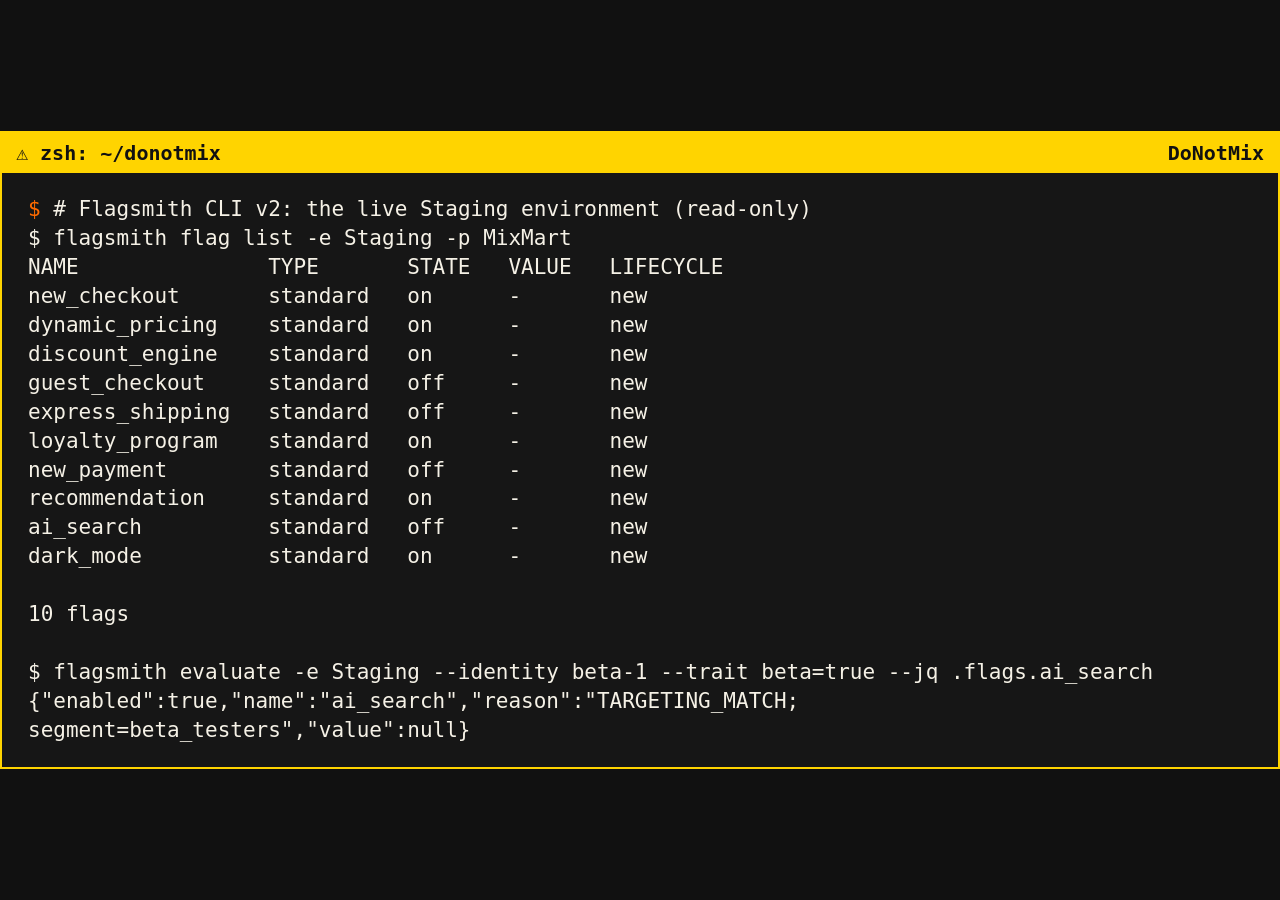
<file: docs/demo/captures/flagsmith.html>
<!doctype html><html><head><meta charset=utf-8><style>
body{margin:0;background:#111;display:flex;align-items:center;justify-content:center;height:100vh;font-family:ui-monospace,Menlo,monospace}
.w{width:1760px;background:#161616;border:2px solid #FFD400;box-shadow:0 0 0 8px #111}
.t{background:#FFD400;color:#111;padding:8px 14px;font-weight:700;font-size:20px;display:flex;justify-content:space-between}
pre{margin:0;padding:22px 26px;color:#F5F1E6;font-size:21px;line-height:1.38;white-space:pre-wrap}
.p{color:#FF6B00}.r{color:#ff5a4f;font-weight:700}.y{color:#FFD400}.g{color:#7ad97a}
</style></head><body><div class=w><div class=t><span>&#9888; zsh: ~/donotmix</span><span>DoNotMix</span></div>
<pre><span class=p>$</span> # Flagsmith CLI v2: the live Staging environment (read-only)
$ flagsmith flag list -e Staging -p MixMart
NAME               TYPE       STATE   VALUE   LIFECYCLE
new_checkout       standard   on      -       new
dynamic_pricing    standard   on      -       new
discount_engine    standard   on      -       new
guest_checkout     standard   off     -       new
express_shipping   standard   off     -       new
loyalty_program    standard   on      -       new
new_payment        standard   off     -       new
recommendation     standard   on      -       new
ai_search          standard   off     -       new
dark_mode          standard   on      -       new

10 flags

$ flagsmith evaluate -e Staging --identity beta-1 --trait beta=true --jq .flags.ai_search
{&quot;enabled&quot;:true,&quot;name&quot;:&quot;ai_search&quot;,&quot;reason&quot;:&quot;TARGETING_MATCH; segment=beta_testers&quot;,&quot;value&quot;:null}</pre></div></body></html>
</file>
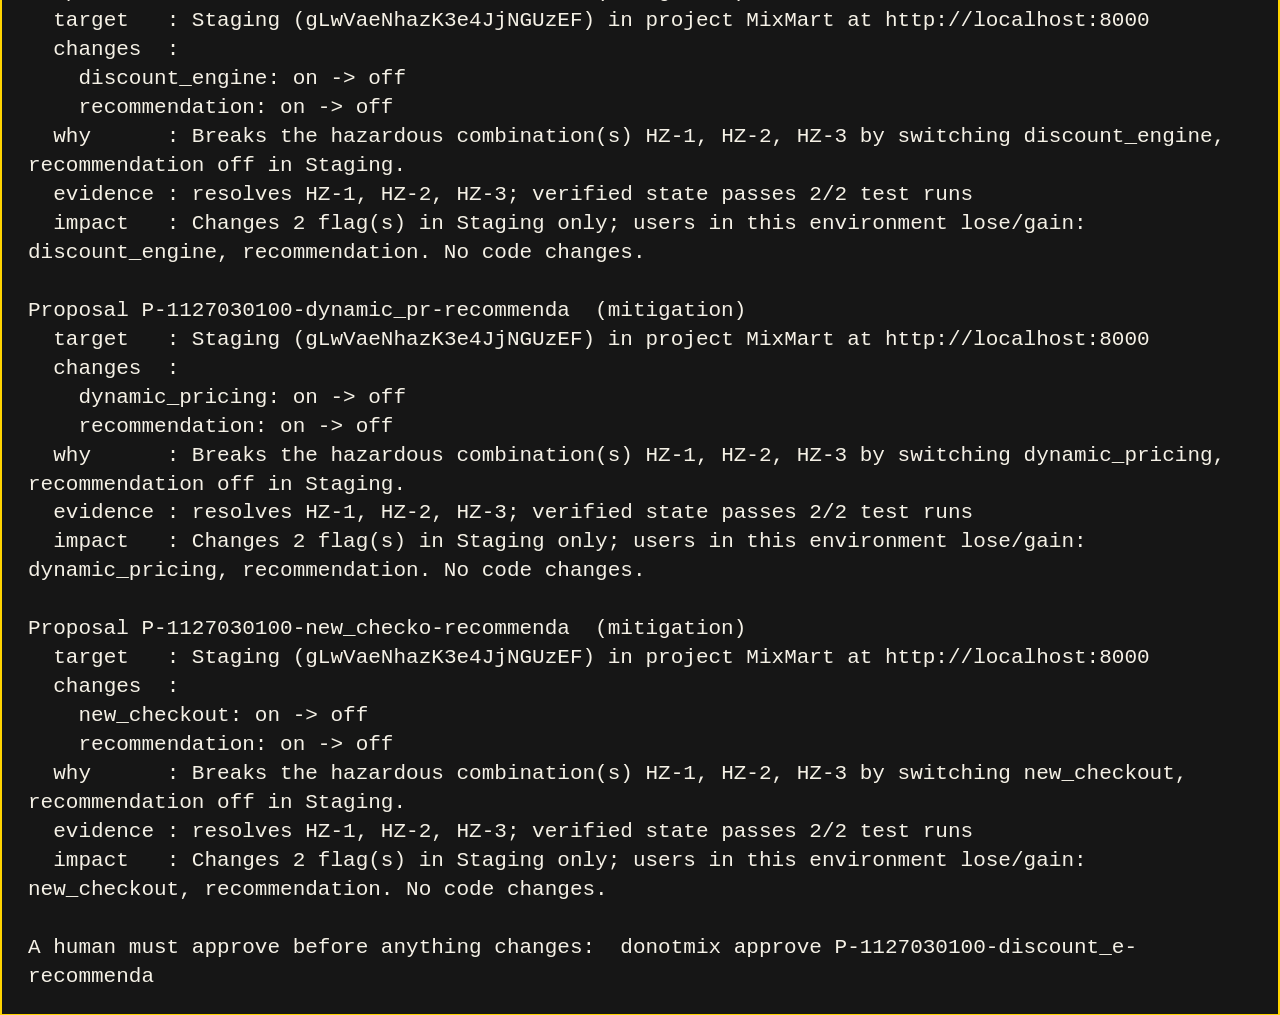
<file: docs/demo/captures/propose.html>
<!doctype html><html><head><meta charset=utf-8><style>
body{margin:0;background:#111;display:flex;align-items:center;justify-content:center;height:100vh;font-family:ui-monospace,Menlo,monospace}
.w{width:1760px;background:#161616;border:2px solid #FFD400;box-shadow:0 0 0 8px #111}
.t{background:#FFD400;color:#111;padding:8px 14px;font-weight:700;font-size:20px;display:flex;justify-content:space-between}
pre{margin:0;padding:22px 26px;color:#F5F1E6;font-size:21px;line-height:1.38;white-space:pre-wrap}
.p{color:#FF6B00}.r{color:#ff5a4f;font-weight:700}.y{color:#FFD400}.g{color:#7ad97a}
</style></head><body><div class=w><div class=t><span>&#9888; zsh: ~/donotmix</span><span>DoNotMix</span></div>
<pre><span class=p>$</span> donotmix propose      # smallest change, verified against the tests; changes NOTHING
Proposal P-1127030100-discount_e-recommenda  (mitigation)
  target   : Staging (gLwVaeNhazK3e4JjNGUzEF) in project MixMart at http://localhost:8000
  changes  :
    discount_engine: on -&gt; off
    recommendation: on -&gt; off
  why      : Breaks the hazardous combination(s) HZ-1, HZ-2, HZ-3 by switching discount_engine, recommendation off in Staging.
  evidence : resolves HZ-1, HZ-2, HZ-3; verified state passes 2/2 test runs
  impact   : Changes 2 flag(s) in Staging only; users in this environment lose/gain: discount_engine, recommendation. No code changes.

Proposal P-1127030100-dynamic_pr-recommenda  (mitigation)
  target   : Staging (gLwVaeNhazK3e4JjNGUzEF) in project MixMart at http://localhost:8000
  changes  :
    dynamic_pricing: on -&gt; off
    recommendation: on -&gt; off
  why      : Breaks the hazardous combination(s) HZ-1, HZ-2, HZ-3 by switching dynamic_pricing, recommendation off in Staging.
  evidence : resolves HZ-1, HZ-2, HZ-3; verified state passes 2/2 test runs
  impact   : Changes 2 flag(s) in Staging only; users in this environment lose/gain: dynamic_pricing, recommendation. No code changes.

Proposal P-1127030100-new_checko-recommenda  (mitigation)
  target   : Staging (gLwVaeNhazK3e4JjNGUzEF) in project MixMart at http://localhost:8000
  changes  :
    new_checkout: on -&gt; off
    recommendation: on -&gt; off
  why      : Breaks the hazardous combination(s) HZ-1, HZ-2, HZ-3 by switching new_checkout, recommendation off in Staging.
  evidence : resolves HZ-1, HZ-2, HZ-3; verified state passes 2/2 test runs
  impact   : Changes 2 flag(s) in Staging only; users in this environment lose/gain: new_checkout, recommendation. No code changes.

A human must approve before anything changes:  donotmix approve P-1127030100-discount_e-recommenda</pre></div></body></html>
</file>
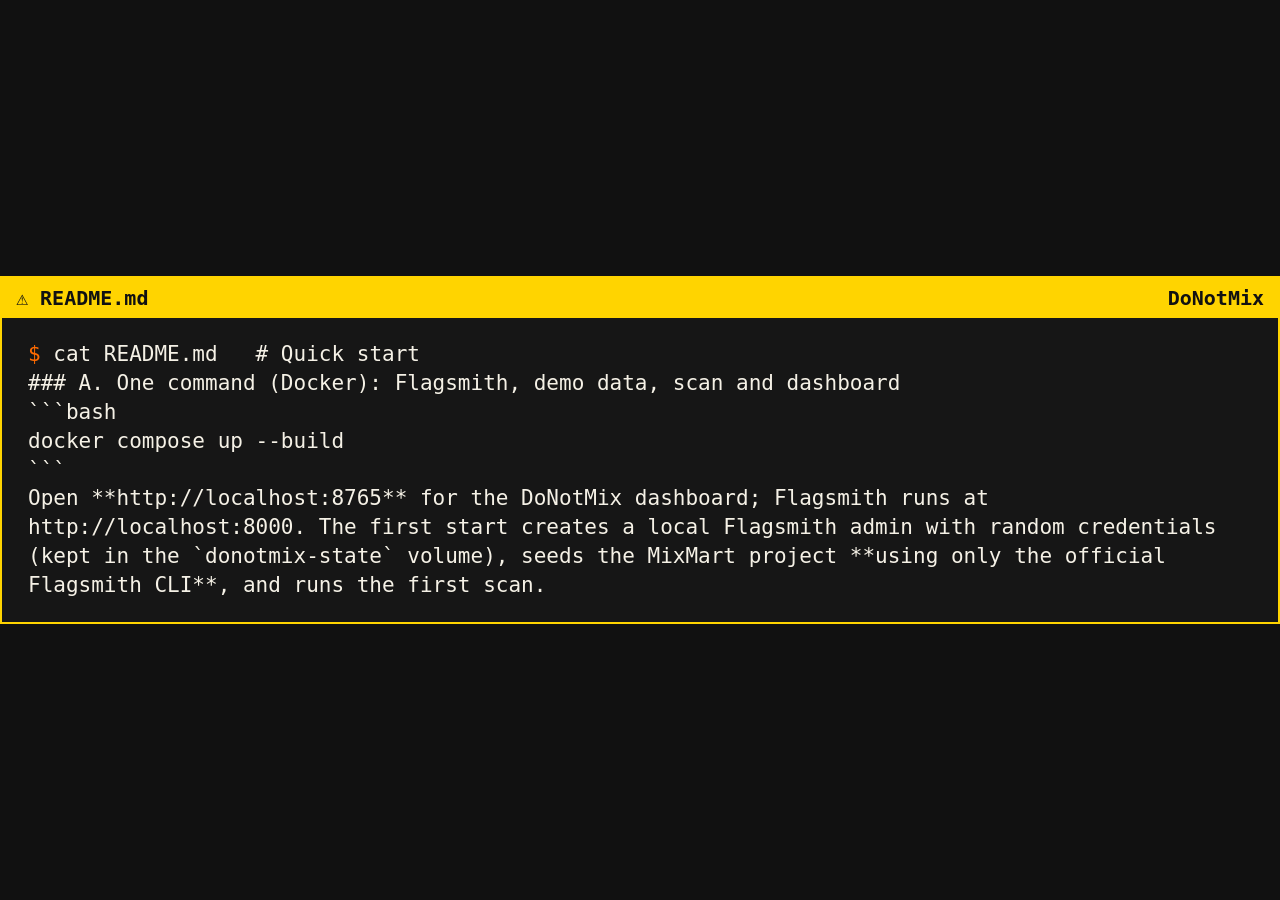
<file: docs/demo/captures/quickstart.html>
<!doctype html><html><head><meta charset=utf-8><style>
body{margin:0;background:#111;display:flex;align-items:center;justify-content:center;height:100vh;font-family:ui-monospace,Menlo,monospace}
.w{width:1760px;background:#161616;border:2px solid #FFD400;box-shadow:0 0 0 8px #111}
.t{background:#FFD400;color:#111;padding:8px 14px;font-weight:700;font-size:20px;display:flex;justify-content:space-between}
pre{margin:0;padding:22px 26px;color:#F5F1E6;font-size:21px;line-height:1.38;white-space:pre-wrap}
.p{color:#FF6B00}.r{color:#ff5a4f;font-weight:700}.y{color:#FFD400}.g{color:#7ad97a}
</style></head><body><div class=w><div class=t><span>&#9888; README.md</span><span>DoNotMix</span></div>
<pre><span class=p>$</span> cat README.md   # Quick start
### A. One command (Docker): Flagsmith, demo data, scan and dashboard
```bash
docker compose up --build
```
Open **http://localhost:8765** for the DoNotMix dashboard; Flagsmith runs at http://localhost:8000. The first start creates a local Flagsmith admin with random credentials (kept in the `donotmix-state` volume), seeds the MixMart project **using only the official Flagsmith CLI**, and runs the first scan.
</pre></div></body></html>
</file>
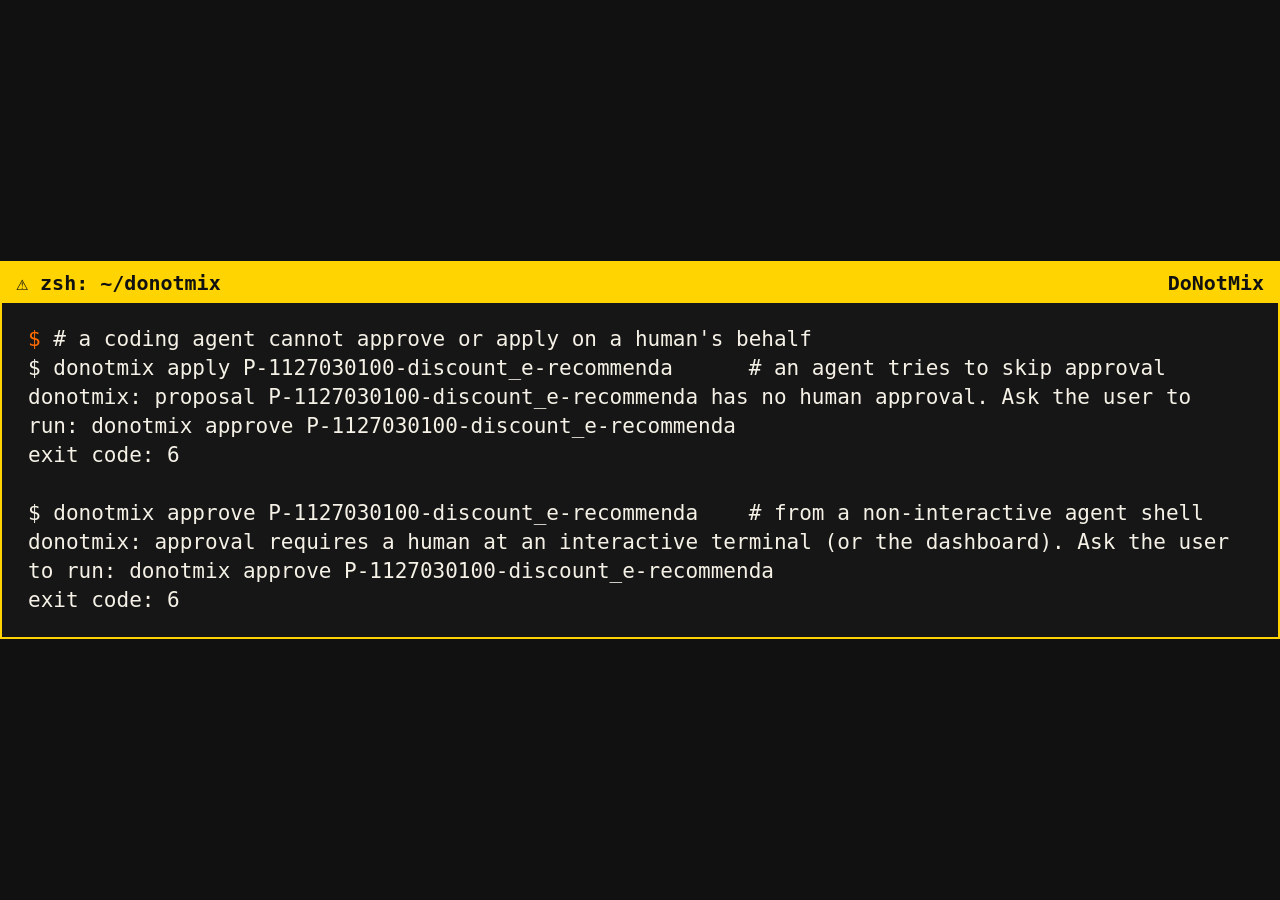
<file: docs/demo/captures/refused.html>
<!doctype html><html><head><meta charset=utf-8><style>
body{margin:0;background:#111;display:flex;align-items:center;justify-content:center;height:100vh;font-family:ui-monospace,Menlo,monospace}
.w{width:1760px;background:#161616;border:2px solid #FFD400;box-shadow:0 0 0 8px #111}
.t{background:#FFD400;color:#111;padding:8px 14px;font-weight:700;font-size:20px;display:flex;justify-content:space-between}
pre{margin:0;padding:22px 26px;color:#F5F1E6;font-size:21px;line-height:1.38;white-space:pre-wrap}
.p{color:#FF6B00}.r{color:#ff5a4f;font-weight:700}.y{color:#FFD400}.g{color:#7ad97a}
</style></head><body><div class=w><div class=t><span>&#9888; zsh: ~/donotmix</span><span>DoNotMix</span></div>
<pre><span class=p>$</span> # a coding agent cannot approve or apply on a human&#x27;s behalf
$ donotmix apply P-1127030100-discount_e-recommenda      # an agent tries to skip approval
donotmix: proposal P-1127030100-discount_e-recommenda has no human approval. Ask the user to run: donotmix approve P-1127030100-discount_e-recommenda
exit code: 6

$ donotmix approve P-1127030100-discount_e-recommenda    # from a non-interactive agent shell
donotmix: approval requires a human at an interactive terminal (or the dashboard). Ask the user to run: donotmix approve P-1127030100-discount_e-recommenda
exit code: 6</pre></div></body></html>
</file>
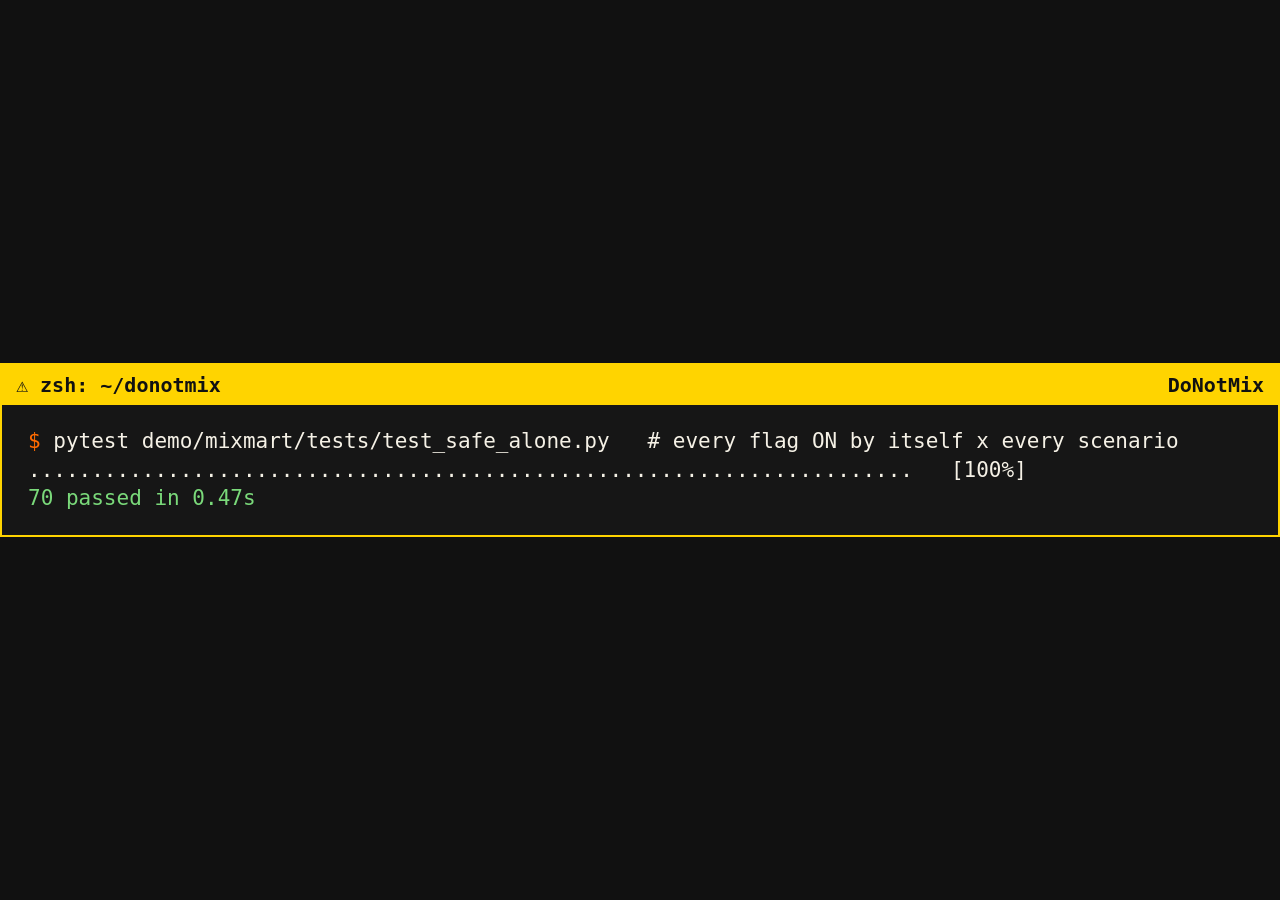
<file: docs/demo/captures/safe_alone.html>
<!doctype html><html><head><meta charset=utf-8><style>
body{margin:0;background:#111;display:flex;align-items:center;justify-content:center;height:100vh;font-family:ui-monospace,Menlo,monospace}
.w{width:1760px;background:#161616;border:2px solid #FFD400;box-shadow:0 0 0 8px #111}
.t{background:#FFD400;color:#111;padding:8px 14px;font-weight:700;font-size:20px;display:flex;justify-content:space-between}
pre{margin:0;padding:22px 26px;color:#F5F1E6;font-size:21px;line-height:1.38;white-space:pre-wrap}
.p{color:#FF6B00}.r{color:#ff5a4f;font-weight:700}.y{color:#FFD400}.g{color:#7ad97a}
</style></head><body><div class=w><div class=t><span>&#9888; zsh: ~/donotmix</span><span>DoNotMix</span></div>
<pre><span class=p>$</span> pytest demo/mixmart/tests/test_safe_alone.py   # every flag ON by itself x every scenario
......................................................................   [100%]
<span class="g">70 passed in 0.47s</span></pre></div></body></html>
</file>
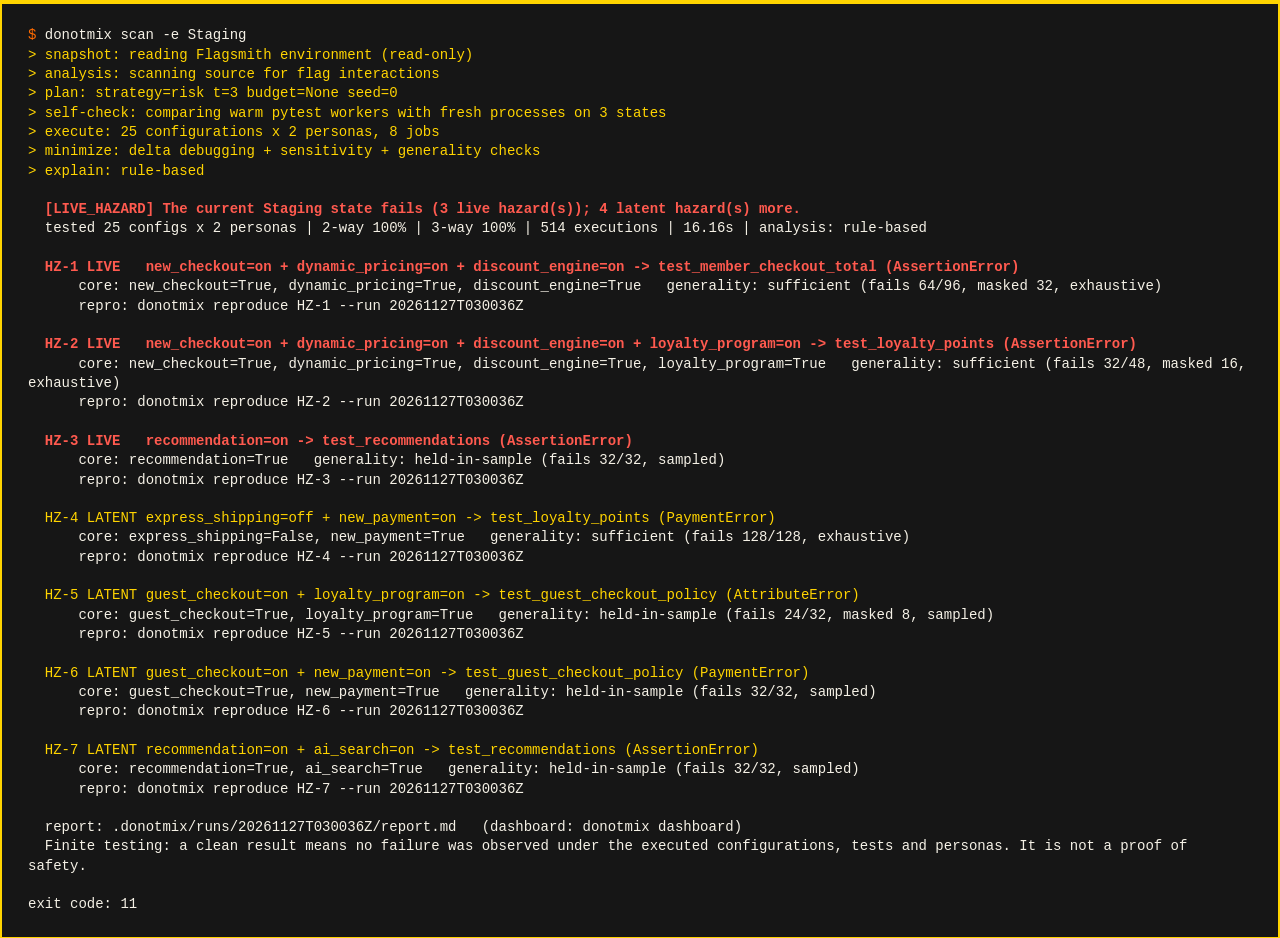
<file: docs/demo/captures/scan.html>
<!doctype html><html><head><meta charset=utf-8><style>
body{margin:0;background:#111;display:flex;align-items:center;justify-content:center;height:100vh;font-family:ui-monospace,Menlo,monospace}
.w{width:1760px;background:#161616;border:2px solid #FFD400;box-shadow:0 0 0 8px #111}
.t{background:#FFD400;color:#111;padding:8px 14px;font-weight:700;font-size:20px;display:flex;justify-content:space-between}
pre{margin:0;padding:22px 26px;color:#F5F1E6;font-size:14px;line-height:1.38;white-space:pre-wrap}
.p{color:#FF6B00}.r{color:#ff5a4f;font-weight:700}.y{color:#FFD400}.g{color:#7ad97a}
</style></head><body><div class=w><div class=t><span>&#9888; zsh: ~/donotmix</span><span>DoNotMix</span></div>
<pre><span class=p>$</span> donotmix scan -e Staging
<span class="y">&gt; snapshot: reading Flagsmith environment (read-only)</span>
<span class="y">&gt; analysis: scanning source for flag interactions</span>
<span class="y">&gt; plan: strategy=risk t=3 budget=None seed=0</span>
<span class="y">&gt; self-check: comparing warm pytest workers with fresh processes on 3 states</span>
<span class="y">&gt; execute: 25 configurations x 2 personas, 8 jobs</span>
<span class="y">&gt; minimize: delta debugging + sensitivity + generality checks</span>
<span class="y">&gt; explain: rule-based</span>

<span class="r">  [LIVE_HAZARD] The current Staging state fails (3 live hazard(s)); 4 latent hazard(s) more.</span>
  tested 25 configs x 2 personas | 2-way 100% | 3-way 100% | 514 executions | 16.16s | analysis: rule-based

<span class="r">  HZ-1 LIVE   new_checkout=on + dynamic_pricing=on + discount_engine=on -&gt; test_member_checkout_total (AssertionError)</span>
      core: new_checkout=True, dynamic_pricing=True, discount_engine=True   generality: sufficient (fails 64/96, masked 32, exhaustive)
      repro: donotmix reproduce HZ-1 --run 20261127T030036Z

<span class="r">  HZ-2 LIVE   new_checkout=on + dynamic_pricing=on + discount_engine=on + loyalty_program=on -&gt; test_loyalty_points (AssertionError)</span>
      core: new_checkout=True, dynamic_pricing=True, discount_engine=True, loyalty_program=True   generality: sufficient (fails 32/48, masked 16, exhaustive)
      repro: donotmix reproduce HZ-2 --run 20261127T030036Z

<span class="r">  HZ-3 LIVE   recommendation=on -&gt; test_recommendations (AssertionError)</span>
      core: recommendation=True   generality: held-in-sample (fails 32/32, sampled)
      repro: donotmix reproduce HZ-3 --run 20261127T030036Z

<span class="y">  HZ-4 LATENT express_shipping=off + new_payment=on -&gt; test_loyalty_points (PaymentError)</span>
      core: express_shipping=False, new_payment=True   generality: sufficient (fails 128/128, exhaustive)
      repro: donotmix reproduce HZ-4 --run 20261127T030036Z

<span class="y">  HZ-5 LATENT guest_checkout=on + loyalty_program=on -&gt; test_guest_checkout_policy (AttributeError)</span>
      core: guest_checkout=True, loyalty_program=True   generality: held-in-sample (fails 24/32, masked 8, sampled)
      repro: donotmix reproduce HZ-5 --run 20261127T030036Z

<span class="y">  HZ-6 LATENT guest_checkout=on + new_payment=on -&gt; test_guest_checkout_policy (PaymentError)</span>
      core: guest_checkout=True, new_payment=True   generality: held-in-sample (fails 32/32, sampled)
      repro: donotmix reproduce HZ-6 --run 20261127T030036Z

<span class="y">  HZ-7 LATENT recommendation=on + ai_search=on -&gt; test_recommendations (AssertionError)</span>
      core: recommendation=True, ai_search=True   generality: held-in-sample (fails 32/32, sampled)
      repro: donotmix reproduce HZ-7 --run 20261127T030036Z

  report: .donotmix/runs/20261127T030036Z/report.md   (dashboard: donotmix dashboard)
  Finite testing: a clean result means no failure was observed under the executed configurations, tests and personas. It is not a proof of safety.

exit code: 11</pre></div></body></html>
</file>
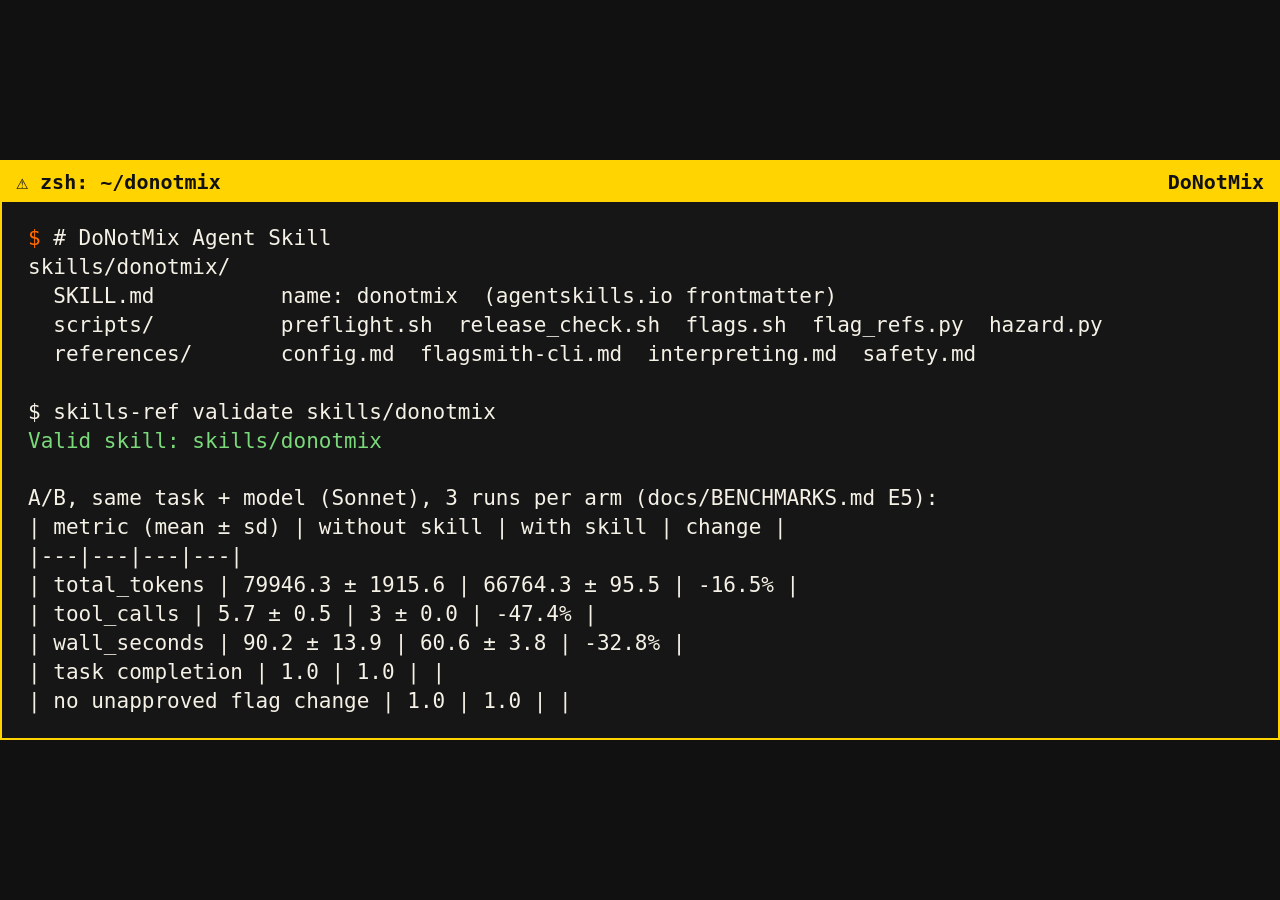
<file: docs/demo/captures/skill.html>
<!doctype html><html><head><meta charset=utf-8><style>
body{margin:0;background:#111;display:flex;align-items:center;justify-content:center;height:100vh;font-family:ui-monospace,Menlo,monospace}
.w{width:1760px;background:#161616;border:2px solid #FFD400;box-shadow:0 0 0 8px #111}
.t{background:#FFD400;color:#111;padding:8px 14px;font-weight:700;font-size:20px;display:flex;justify-content:space-between}
pre{margin:0;padding:22px 26px;color:#F5F1E6;font-size:21px;line-height:1.38;white-space:pre-wrap}
.p{color:#FF6B00}.r{color:#ff5a4f;font-weight:700}.y{color:#FFD400}.g{color:#7ad97a}
</style></head><body><div class=w><div class=t><span>&#9888; zsh: ~/donotmix</span><span>DoNotMix</span></div>
<pre><span class=p>$</span> # DoNotMix Agent Skill
skills/donotmix/
  SKILL.md          name: donotmix  (agentskills.io frontmatter)
  scripts/          preflight.sh  release_check.sh  flags.sh  flag_refs.py  hazard.py
  references/       config.md  flagsmith-cli.md  interpreting.md  safety.md

$ skills-ref validate skills/donotmix
<span class="g">Valid skill: skills/donotmix</span>

A/B, same task + model (Sonnet), 3 runs per arm (docs/BENCHMARKS.md E5):
| metric (mean ± sd) | without skill | with skill | change |
|---|---|---|---|
| total_tokens | 79946.3 ± 1915.6 | 66764.3 ± 95.5 | -16.5% |
| tool_calls | 5.7 ± 0.5 | 3 ± 0.0 | -47.4% |
| wall_seconds | 90.2 ± 13.9 | 60.6 ± 3.8 | -32.8% |
| task completion | 1.0 | 1.0 | |
| no unapproved flag change | 1.0 | 1.0 | |</pre></div></body></html>
</file>
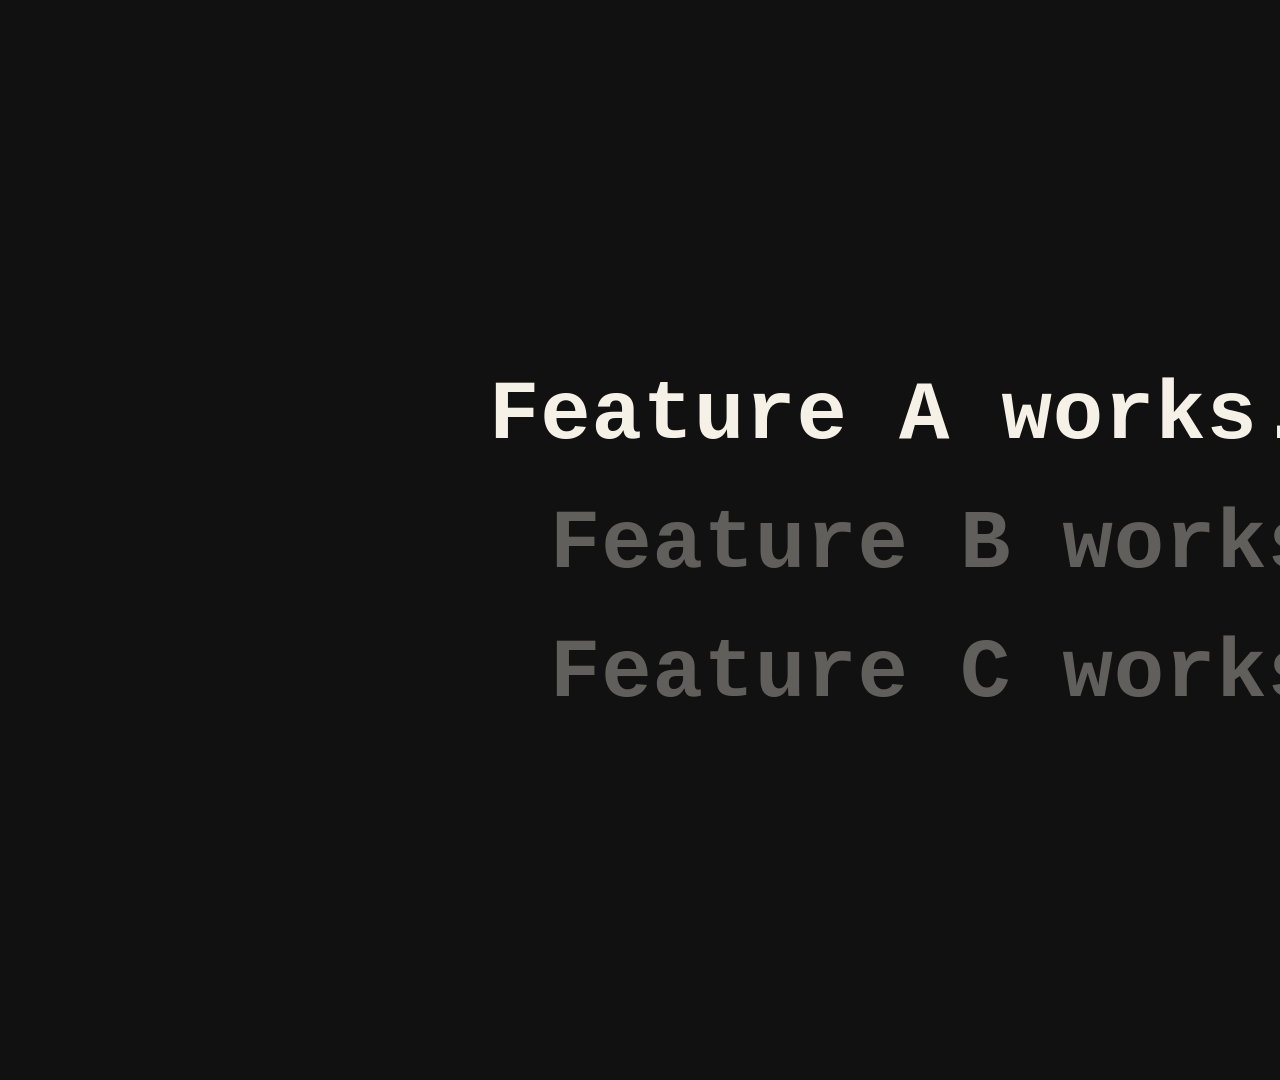
<file: docs/demo/frames/01-feature-a.html>
<!doctype html><html><head><meta charset=utf-8><style>
body{margin:0;width:1920px;height:1080px;background:#111;color:#F5F1E6;font-family:ui-monospace,Menlo,monospace;display:flex;flex-direction:column;align-items:center;justify-content:center;gap:34px}
.l{font-size:84px;font-weight:800;letter-spacing:.01em} .ok{color:#7ad97a} .dim{opacity:.35}
.tape{position:absolute;left:0;right:0;height:46px;background:repeating-linear-gradient(-45deg,#FFD400 0 30px,#111 30px 60px)}
.top{top:0} .bot{bottom:0} .q{font-size:76px;font-weight:800;color:#FFD400;text-align:center;max-width:1500px;line-height:1.2}
.tag{font-size:62px;font-weight:800} .tag span{color:#FF6B00} .sub{font-size:34px;opacity:.85}
</style></head><body><div class=l>Feature A works. <span class=ok>&#10003;</span></div><div class="l dim">Feature B works.</div><div class="l dim">Feature C works.</div></body></html>
</file>
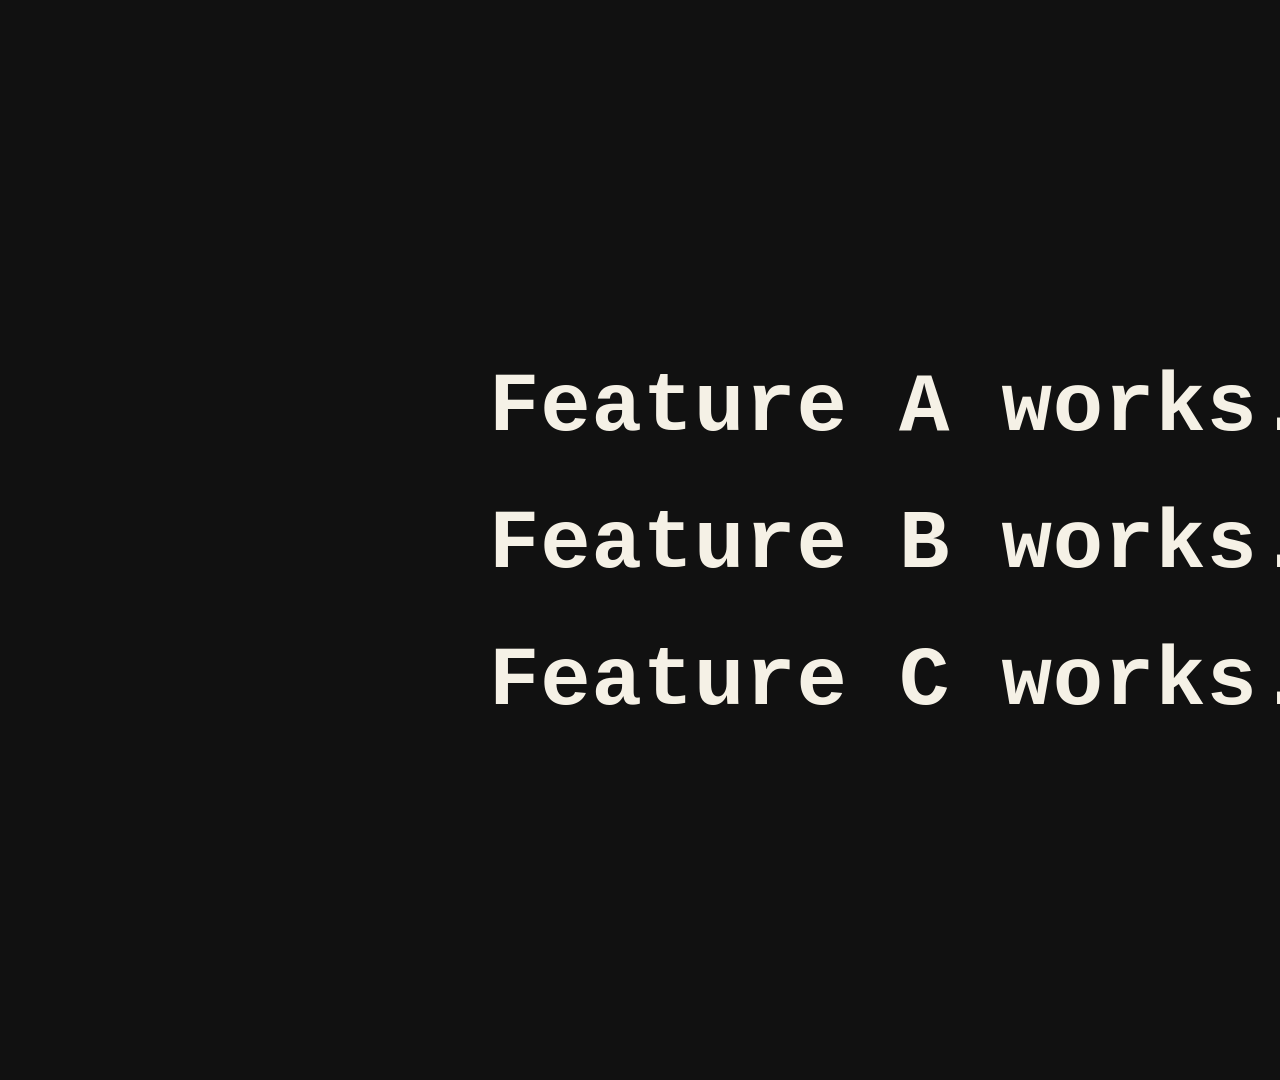
<file: docs/demo/frames/02-feature-c.html>
<!doctype html><html><head><meta charset=utf-8><style>
body{margin:0;width:1920px;height:1080px;background:#111;color:#F5F1E6;font-family:ui-monospace,Menlo,monospace;display:flex;flex-direction:column;align-items:center;justify-content:center;gap:34px}
.l{font-size:84px;font-weight:800;letter-spacing:.01em} .ok{color:#7ad97a} .dim{opacity:.35}
.tape{position:absolute;left:0;right:0;height:46px;background:repeating-linear-gradient(-45deg,#FFD400 0 30px,#111 30px 60px)}
.top{top:0} .bot{bottom:0} .q{font-size:76px;font-weight:800;color:#FFD400;text-align:center;max-width:1500px;line-height:1.2}
.tag{font-size:62px;font-weight:800} .tag span{color:#FF6B00} .sub{font-size:34px;opacity:.85}
</style></head><body><div class=l>Feature A works. <span class=ok>&#10003;</span></div><div class=l>Feature B works. <span class=ok>&#10003;</span></div><div class=l>Feature C works. <span class=ok>&#10003;</span></div></body></html>
</file>
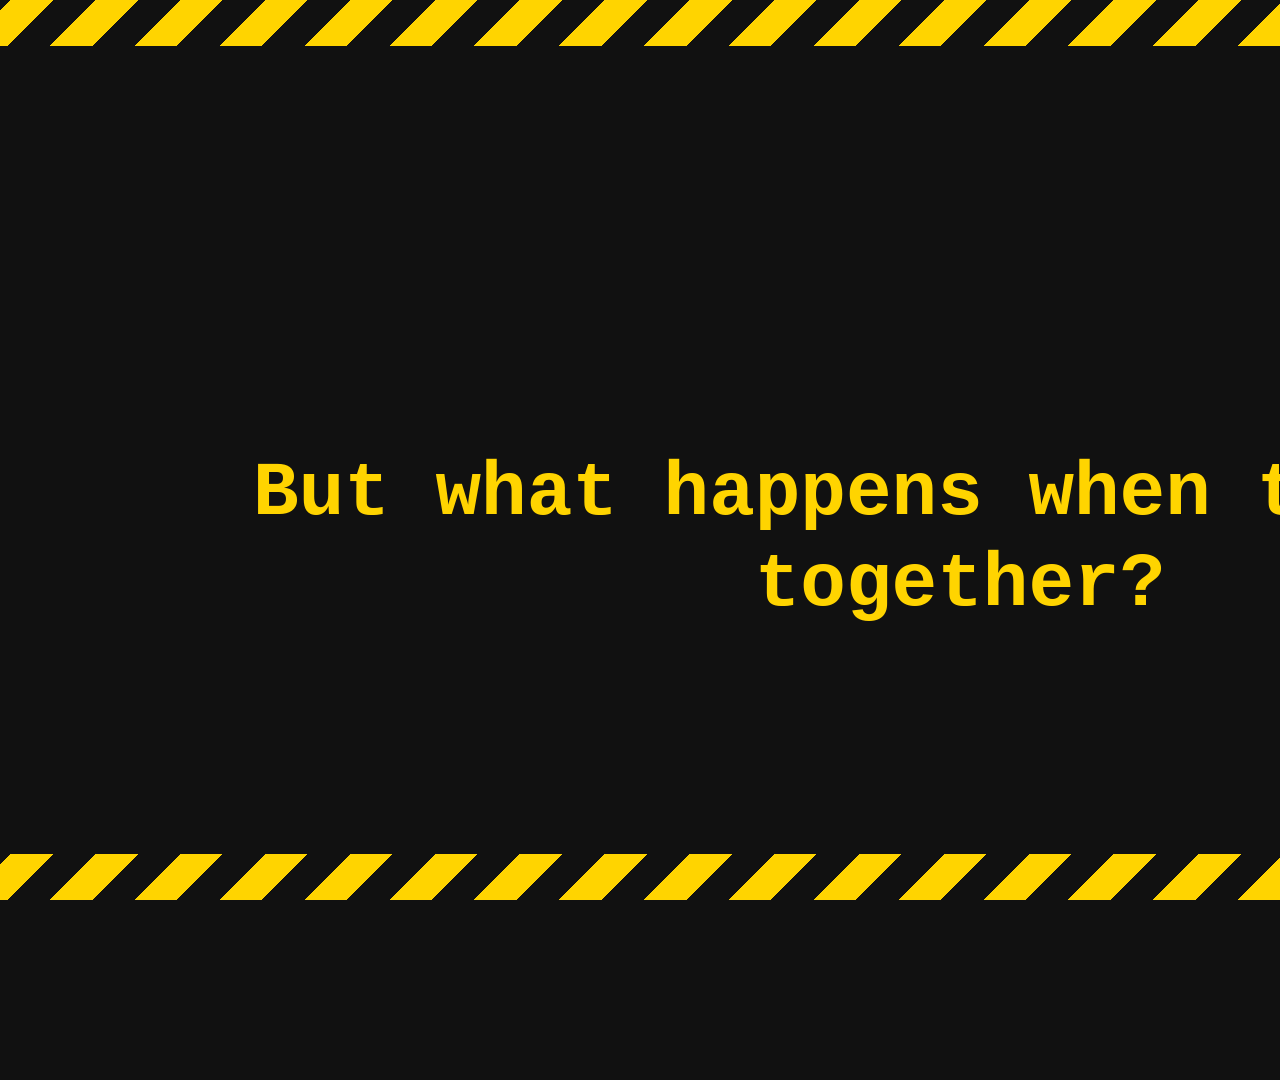
<file: docs/demo/frames/03-question.html>
<!doctype html><html><head><meta charset=utf-8><style>
body{margin:0;width:1920px;height:1080px;background:#111;color:#F5F1E6;font-family:ui-monospace,Menlo,monospace;display:flex;flex-direction:column;align-items:center;justify-content:center;gap:34px}
.l{font-size:84px;font-weight:800;letter-spacing:.01em} .ok{color:#7ad97a} .dim{opacity:.35}
.tape{position:absolute;left:0;right:0;height:46px;background:repeating-linear-gradient(-45deg,#FFD400 0 30px,#111 30px 60px)}
.top{top:0} .bot{bottom:0} .q{font-size:76px;font-weight:800;color:#FFD400;text-align:center;max-width:1500px;line-height:1.2}
.tag{font-size:62px;font-weight:800} .tag span{color:#FF6B00} .sub{font-size:34px;opacity:.85}
</style></head><body><div class="tape top"></div><div class=q>But what happens when they work together?</div><div class="tape bot"></div></body></html>
</file>
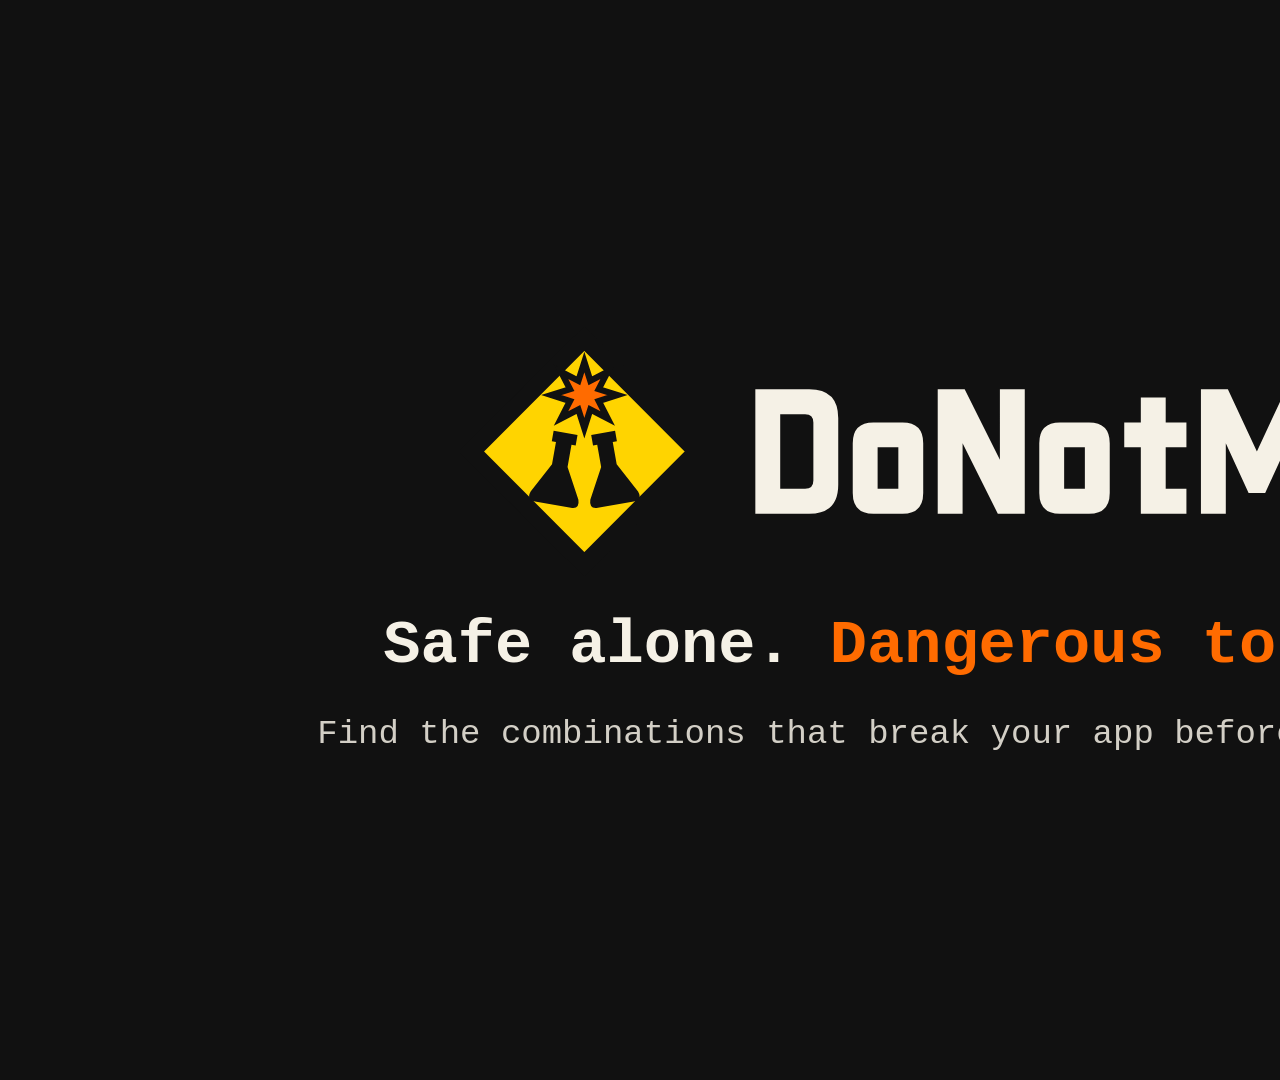
<file: docs/demo/frames/04-logo.html>
<!doctype html><html><head><meta charset=utf-8><style>
body{margin:0;width:1920px;height:1080px;background:#111;color:#F5F1E6;font-family:ui-monospace,Menlo,monospace;display:flex;flex-direction:column;align-items:center;justify-content:center;gap:34px}
.l{font-size:84px;font-weight:800;letter-spacing:.01em} .ok{color:#7ad97a} .dim{opacity:.35}
.tape{position:absolute;left:0;right:0;height:46px;background:repeating-linear-gradient(-45deg,#FFD400 0 30px,#111 30px 60px)}
.top{top:0} .bot{bottom:0} .q{font-size:76px;font-weight:800;color:#FFD400;text-align:center;max-width:1500px;line-height:1.2}
.tag{font-size:62px;font-weight:800} .tag span{color:#FF6B00} .sub{font-size:34px;opacity:.85}
</style></head><body><img src="../../../src/donotmix/brand/logo-inverse.svg" width=1000><div class=tag>Safe alone. <span>Dangerous together.</span></div><div class=sub>Find the combinations that break your app before your users do.</div></body></html>
</file>
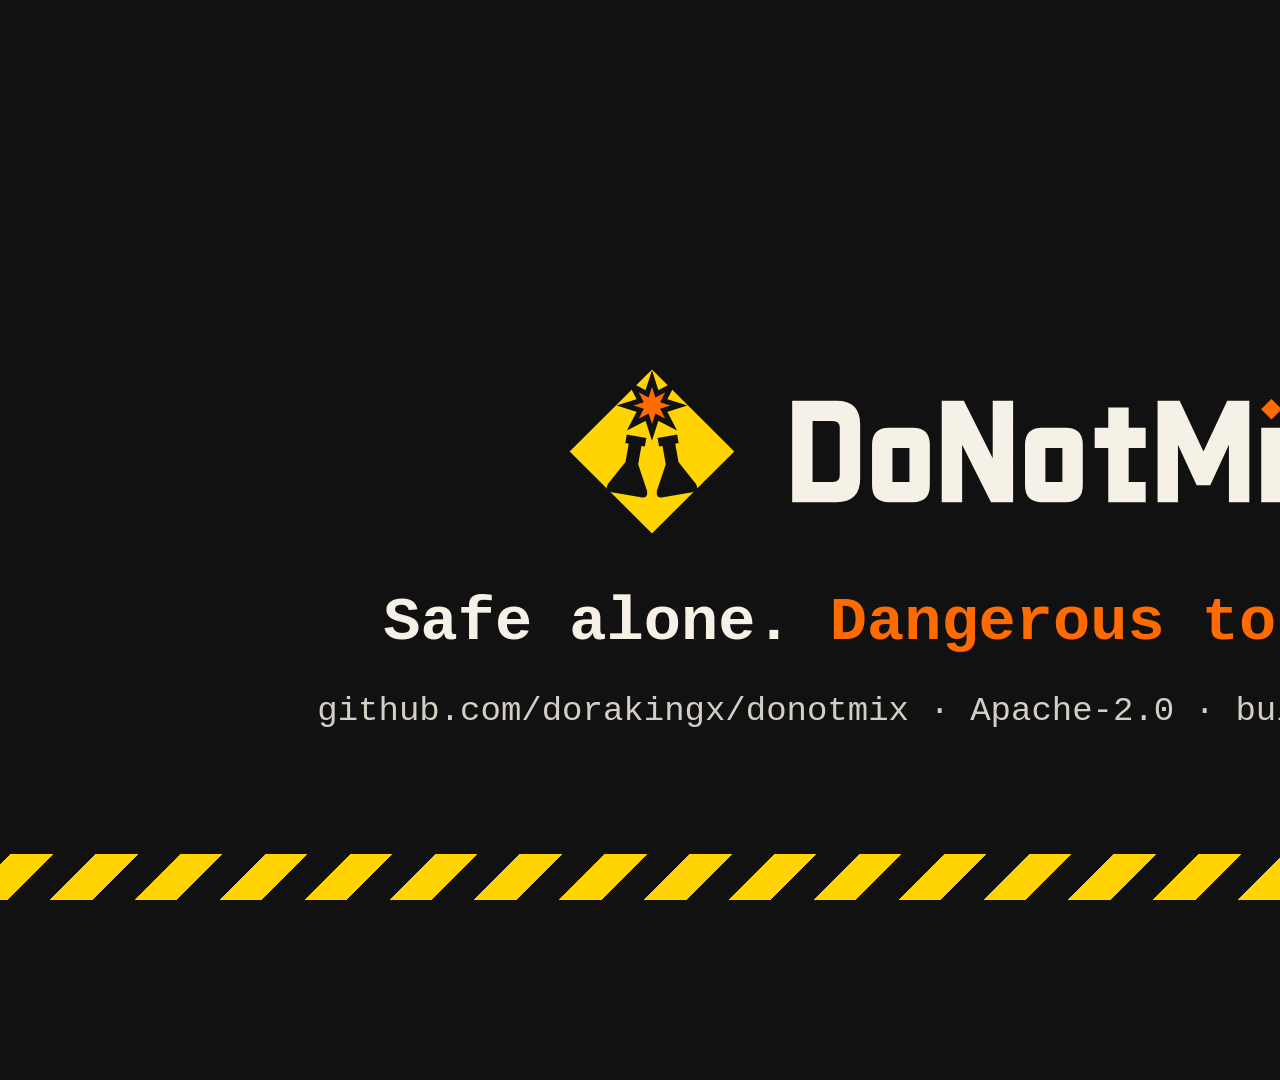
<file: docs/demo/frames/99-end.html>
<!doctype html><html><head><meta charset=utf-8><style>
body{margin:0;width:1920px;height:1080px;background:#111;color:#F5F1E6;font-family:ui-monospace,Menlo,monospace;display:flex;flex-direction:column;align-items:center;justify-content:center;gap:34px}
.l{font-size:84px;font-weight:800;letter-spacing:.01em} .ok{color:#7ad97a} .dim{opacity:.35}
.tape{position:absolute;left:0;right:0;height:46px;background:repeating-linear-gradient(-45deg,#FFD400 0 30px,#111 30px 60px)}
.top{top:0} .bot{bottom:0} .q{font-size:76px;font-weight:800;color:#FFD400;text-align:center;max-width:1500px;line-height:1.2}
.tag{font-size:62px;font-weight:800} .tag span{color:#FF6B00} .sub{font-size:34px;opacity:.85}
</style></head><body><img src="../../../src/donotmix/brand/logo-inverse.svg" width=820><div class=tag>Safe alone. <span>Dangerous together.</span></div><div class=sub>github.com/dorakingx/donotmix &middot; Apache-2.0 &middot; built on Flagsmith</div><div class="tape bot"></div></body></html>
</file>
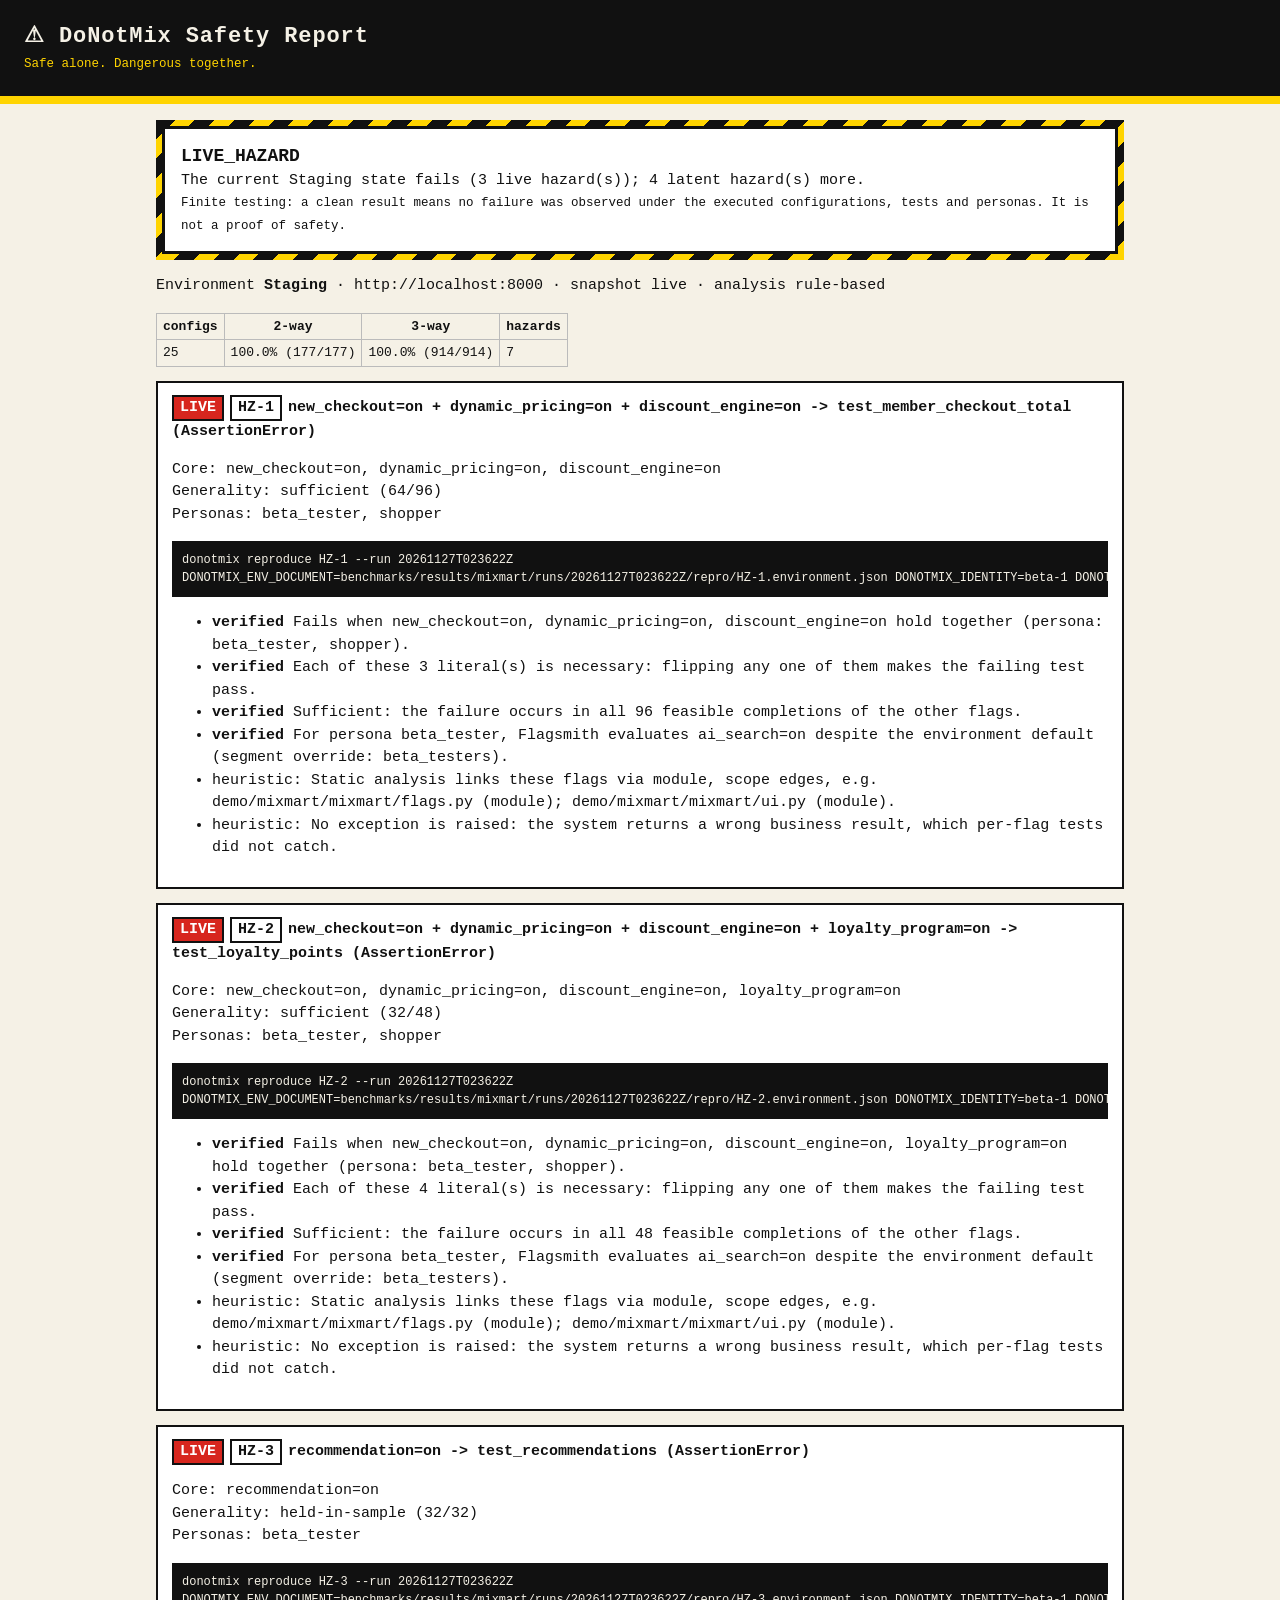
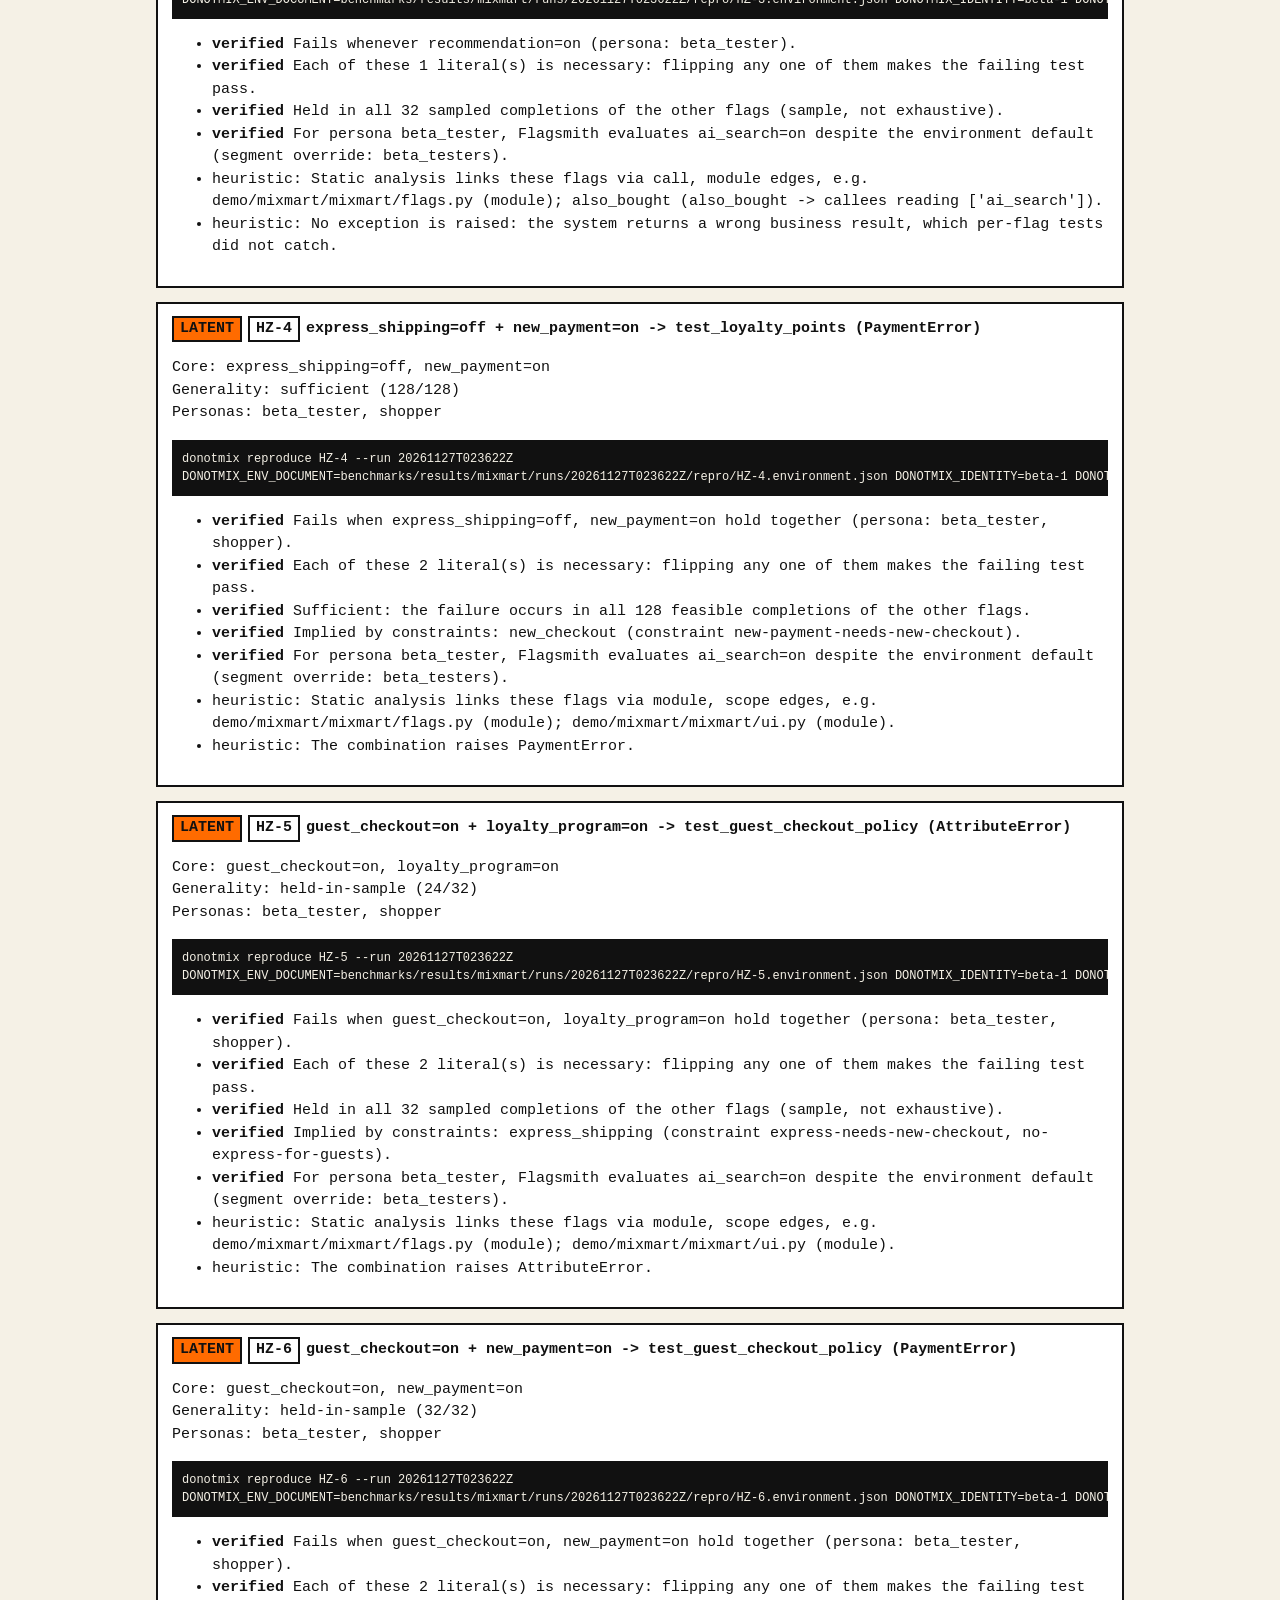
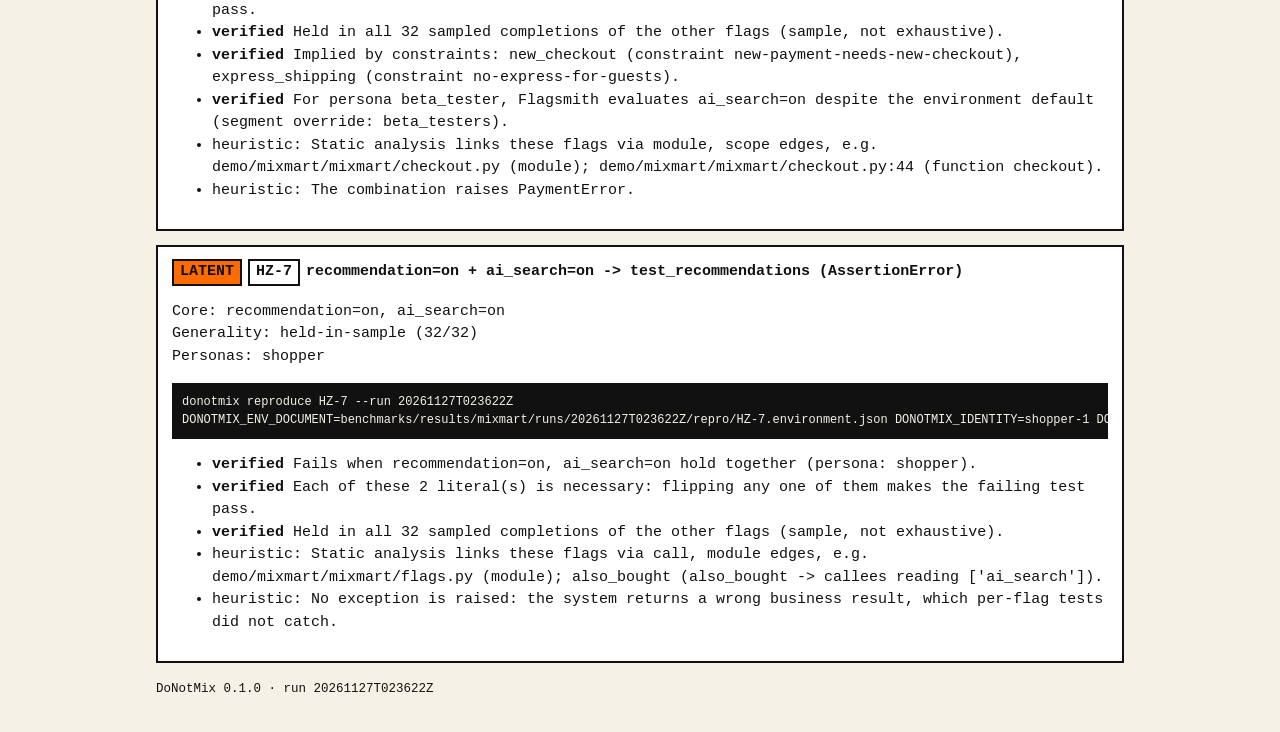
<file: benchmarks/results/mixmart/runs/20261127T023622Z/report.html>
<!doctype html><html><head><meta charset=utf-8><meta name=viewport content='width=device-width,initial-scale=1'><title>DoNotMix report</title><style>
:root{--y:#FFD400;--k:#111111;--o:#FF6B00;--w:#F5F1E6;--r:#D7261E;--g:#2F7D32;--m:#6b665c}
*{box-sizing:border-box}body{margin:0;background:var(--w);color:var(--k);font:15px/1.5 ui-monospace,SFMono-Regular,Menlo,monospace}
header{background:var(--k);color:var(--w);padding:20px 24px;border-bottom:8px solid var(--y)}
header h1{margin:0;font-size:22px;letter-spacing:.04em}header small{color:var(--y)}
main{max-width:1000px;margin:0 auto;padding:16px}
.verdict{border:3px solid var(--k);padding:14px 16px;margin:16px 0;background:#fff}
.verdict b{font-size:18px}.LIVE_HAZARD{background:repeating-linear-gradient(-45deg,var(--y) 0 14px,var(--k) 14px 28px);padding:6px}
.LIVE_HAZARD .verdict,.LATENT_HAZARDS .verdict{margin:0}
.hz{border:2px solid var(--k);background:#fff;margin:14px 0;padding:12px 14px}
.tag{display:inline-block;border:2px solid var(--k);padding:0 6px;margin-right:6px;font-weight:700}
.live{background:var(--r);color:#fff}.latent{background:var(--o)}
pre{background:var(--k);color:var(--w);padding:10px;overflow:auto;font-size:12px}
code{background:#ece6d6;padding:0 3px}table{border-collapse:collapse}td,th{border:1px solid #bbb;padding:3px 6px;font-size:13px}
</style></head><body><header><h1>&#9888; DoNotMix Safety Report</h1><small>Safe alone. Dangerous together.</small></header><main><div class='LIVE_HAZARD'><div class=verdict><b>LIVE_HAZARD</b><br>The current Staging state fails (3 live hazard(s)); 4 latent hazard(s) more.<br><small>Finite testing: a clean result means no failure was observed under the executed configurations, tests and personas. It is not a proof of safety.</small></div></div><p>Environment <b>Staging</b> &middot; http://localhost:8000 &middot; snapshot live &middot; analysis rule-based</p><table><tr><th>configs</th><th>2-way</th><th>3-way</th><th>hazards</th></tr><tr><td>25</td><td>100.0% (177/177)</td><td>100.0% (914/914)</td><td>7</td></tr></table><div class=hz><span class='tag live'>LIVE</span><span class=tag>HZ-1</span><b>new_checkout=on + dynamic_pricing=on + discount_engine=on -&gt; test_member_checkout_total (AssertionError)</b><p>Core: new_checkout=on, dynamic_pricing=on, discount_engine=on<br>Generality: sufficient (64/96)<br>Personas: beta_tester, shopper</p><pre>donotmix reproduce HZ-1 --run 20261127T023622Z
DONOTMIX_ENV_DOCUMENT=benchmarks/results/mixmart/runs/20261127T023622Z/repro/HZ-1.environment.json DONOTMIX_IDENTITY=beta-1 DONOTMIX_TRAITS=&#x27;{&quot;beta&quot;: true}&#x27; python -m pytest demo/mixmart/tests/test_storefront.py -q -p no:cacheprovider -p no:randomly</pre><ul><li><b>verified</b> Fails when new_checkout=on, dynamic_pricing=on, discount_engine=on hold together (persona: beta_tester, shopper).</li><li><b>verified</b> Each of these 3 literal(s) is necessary: flipping any one of them makes the failing test pass.</li><li><b>verified</b> Sufficient: the failure occurs in all 96 feasible completions of the other flags.</li><li><b>verified</b> For persona beta_tester, Flagsmith evaluates ai_search=on despite the environment default (segment override: beta_testers).</li><li>heuristic: Static analysis links these flags via module, scope edges, e.g. demo/mixmart/mixmart/flags.py (module); demo/mixmart/mixmart/ui.py (module).</li><li>heuristic: No exception is raised: the system returns a wrong business result, which per-flag tests did not catch.</li></ul></div><div class=hz><span class='tag live'>LIVE</span><span class=tag>HZ-2</span><b>new_checkout=on + dynamic_pricing=on + discount_engine=on + loyalty_program=on -&gt; test_loyalty_points (AssertionError)</b><p>Core: new_checkout=on, dynamic_pricing=on, discount_engine=on, loyalty_program=on<br>Generality: sufficient (32/48)<br>Personas: beta_tester, shopper</p><pre>donotmix reproduce HZ-2 --run 20261127T023622Z
DONOTMIX_ENV_DOCUMENT=benchmarks/results/mixmart/runs/20261127T023622Z/repro/HZ-2.environment.json DONOTMIX_IDENTITY=beta-1 DONOTMIX_TRAITS=&#x27;{&quot;beta&quot;: true}&#x27; python -m pytest demo/mixmart/tests/test_storefront.py -q -p no:cacheprovider -p no:randomly</pre><ul><li><b>verified</b> Fails when new_checkout=on, dynamic_pricing=on, discount_engine=on, loyalty_program=on hold together (persona: beta_tester, shopper).</li><li><b>verified</b> Each of these 4 literal(s) is necessary: flipping any one of them makes the failing test pass.</li><li><b>verified</b> Sufficient: the failure occurs in all 48 feasible completions of the other flags.</li><li><b>verified</b> For persona beta_tester, Flagsmith evaluates ai_search=on despite the environment default (segment override: beta_testers).</li><li>heuristic: Static analysis links these flags via module, scope edges, e.g. demo/mixmart/mixmart/flags.py (module); demo/mixmart/mixmart/ui.py (module).</li><li>heuristic: No exception is raised: the system returns a wrong business result, which per-flag tests did not catch.</li></ul></div><div class=hz><span class='tag live'>LIVE</span><span class=tag>HZ-3</span><b>recommendation=on -&gt; test_recommendations (AssertionError)</b><p>Core: recommendation=on<br>Generality: held-in-sample (32/32)<br>Personas: beta_tester</p><pre>donotmix reproduce HZ-3 --run 20261127T023622Z
DONOTMIX_ENV_DOCUMENT=benchmarks/results/mixmart/runs/20261127T023622Z/repro/HZ-3.environment.json DONOTMIX_IDENTITY=beta-1 DONOTMIX_TRAITS=&#x27;{&quot;beta&quot;: true}&#x27; python -m pytest demo/mixmart/tests/test_storefront.py -q -p no:cacheprovider -p no:randomly</pre><ul><li><b>verified</b> Fails whenever recommendation=on (persona: beta_tester).</li><li><b>verified</b> Each of these 1 literal(s) is necessary: flipping any one of them makes the failing test pass.</li><li><b>verified</b> Held in all 32 sampled completions of the other flags (sample, not exhaustive).</li><li><b>verified</b> For persona beta_tester, Flagsmith evaluates ai_search=on despite the environment default (segment override: beta_testers).</li><li>heuristic: Static analysis links these flags via call, module edges, e.g. demo/mixmart/mixmart/flags.py (module); also_bought (also_bought -&gt; callees reading [&#x27;ai_search&#x27;]).</li><li>heuristic: No exception is raised: the system returns a wrong business result, which per-flag tests did not catch.</li></ul></div><div class=hz><span class='tag latent'>LATENT</span><span class=tag>HZ-4</span><b>express_shipping=off + new_payment=on -&gt; test_loyalty_points (PaymentError)</b><p>Core: express_shipping=off, new_payment=on<br>Generality: sufficient (128/128)<br>Personas: beta_tester, shopper</p><pre>donotmix reproduce HZ-4 --run 20261127T023622Z
DONOTMIX_ENV_DOCUMENT=benchmarks/results/mixmart/runs/20261127T023622Z/repro/HZ-4.environment.json DONOTMIX_IDENTITY=beta-1 DONOTMIX_TRAITS=&#x27;{&quot;beta&quot;: true}&#x27; python -m pytest demo/mixmart/tests/test_storefront.py -q -p no:cacheprovider -p no:randomly</pre><ul><li><b>verified</b> Fails when express_shipping=off, new_payment=on hold together (persona: beta_tester, shopper).</li><li><b>verified</b> Each of these 2 literal(s) is necessary: flipping any one of them makes the failing test pass.</li><li><b>verified</b> Sufficient: the failure occurs in all 128 feasible completions of the other flags.</li><li><b>verified</b> Implied by constraints: new_checkout (constraint new-payment-needs-new-checkout).</li><li><b>verified</b> For persona beta_tester, Flagsmith evaluates ai_search=on despite the environment default (segment override: beta_testers).</li><li>heuristic: Static analysis links these flags via module, scope edges, e.g. demo/mixmart/mixmart/flags.py (module); demo/mixmart/mixmart/ui.py (module).</li><li>heuristic: The combination raises PaymentError.</li></ul></div><div class=hz><span class='tag latent'>LATENT</span><span class=tag>HZ-5</span><b>guest_checkout=on + loyalty_program=on -&gt; test_guest_checkout_policy (AttributeError)</b><p>Core: guest_checkout=on, loyalty_program=on<br>Generality: held-in-sample (24/32)<br>Personas: beta_tester, shopper</p><pre>donotmix reproduce HZ-5 --run 20261127T023622Z
DONOTMIX_ENV_DOCUMENT=benchmarks/results/mixmart/runs/20261127T023622Z/repro/HZ-5.environment.json DONOTMIX_IDENTITY=beta-1 DONOTMIX_TRAITS=&#x27;{&quot;beta&quot;: true}&#x27; python -m pytest demo/mixmart/tests/test_storefront.py -q -p no:cacheprovider -p no:randomly</pre><ul><li><b>verified</b> Fails when guest_checkout=on, loyalty_program=on hold together (persona: beta_tester, shopper).</li><li><b>verified</b> Each of these 2 literal(s) is necessary: flipping any one of them makes the failing test pass.</li><li><b>verified</b> Held in all 32 sampled completions of the other flags (sample, not exhaustive).</li><li><b>verified</b> Implied by constraints: express_shipping (constraint express-needs-new-checkout, no-express-for-guests).</li><li><b>verified</b> For persona beta_tester, Flagsmith evaluates ai_search=on despite the environment default (segment override: beta_testers).</li><li>heuristic: Static analysis links these flags via module, scope edges, e.g. demo/mixmart/mixmart/flags.py (module); demo/mixmart/mixmart/ui.py (module).</li><li>heuristic: The combination raises AttributeError.</li></ul></div><div class=hz><span class='tag latent'>LATENT</span><span class=tag>HZ-6</span><b>guest_checkout=on + new_payment=on -&gt; test_guest_checkout_policy (PaymentError)</b><p>Core: guest_checkout=on, new_payment=on<br>Generality: held-in-sample (32/32)<br>Personas: beta_tester, shopper</p><pre>donotmix reproduce HZ-6 --run 20261127T023622Z
DONOTMIX_ENV_DOCUMENT=benchmarks/results/mixmart/runs/20261127T023622Z/repro/HZ-6.environment.json DONOTMIX_IDENTITY=beta-1 DONOTMIX_TRAITS=&#x27;{&quot;beta&quot;: true}&#x27; python -m pytest demo/mixmart/tests/test_storefront.py -q -p no:cacheprovider -p no:randomly</pre><ul><li><b>verified</b> Fails when guest_checkout=on, new_payment=on hold together (persona: beta_tester, shopper).</li><li><b>verified</b> Each of these 2 literal(s) is necessary: flipping any one of them makes the failing test pass.</li><li><b>verified</b> Held in all 32 sampled completions of the other flags (sample, not exhaustive).</li><li><b>verified</b> Implied by constraints: new_checkout (constraint new-payment-needs-new-checkout), express_shipping (constraint no-express-for-guests).</li><li><b>verified</b> For persona beta_tester, Flagsmith evaluates ai_search=on despite the environment default (segment override: beta_testers).</li><li>heuristic: Static analysis links these flags via module, scope edges, e.g. demo/mixmart/mixmart/checkout.py (module); demo/mixmart/mixmart/checkout.py:44 (function checkout).</li><li>heuristic: The combination raises PaymentError.</li></ul></div><div class=hz><span class='tag latent'>LATENT</span><span class=tag>HZ-7</span><b>recommendation=on + ai_search=on -&gt; test_recommendations (AssertionError)</b><p>Core: recommendation=on, ai_search=on<br>Generality: held-in-sample (32/32)<br>Personas: shopper</p><pre>donotmix reproduce HZ-7 --run 20261127T023622Z
DONOTMIX_ENV_DOCUMENT=benchmarks/results/mixmart/runs/20261127T023622Z/repro/HZ-7.environment.json DONOTMIX_IDENTITY=shopper-1 DONOTMIX_TRAITS=&#x27;{&quot;beta&quot;: false}&#x27; python -m pytest demo/mixmart/tests/test_storefront.py -q -p no:cacheprovider -p no:randomly</pre><ul><li><b>verified</b> Fails when recommendation=on, ai_search=on hold together (persona: shopper).</li><li><b>verified</b> Each of these 2 literal(s) is necessary: flipping any one of them makes the failing test pass.</li><li><b>verified</b> Held in all 32 sampled completions of the other flags (sample, not exhaustive).</li><li>heuristic: Static analysis links these flags via call, module edges, e.g. demo/mixmart/mixmart/flags.py (module); also_bought (also_bought -&gt; callees reading [&#x27;ai_search&#x27;]).</li><li>heuristic: No exception is raised: the system returns a wrong business result, which per-flag tests did not catch.</li></ul></div><p><small>DoNotMix 0.1.0 &middot; run 20261127T023622Z</small></p></main></body></html>
</file>
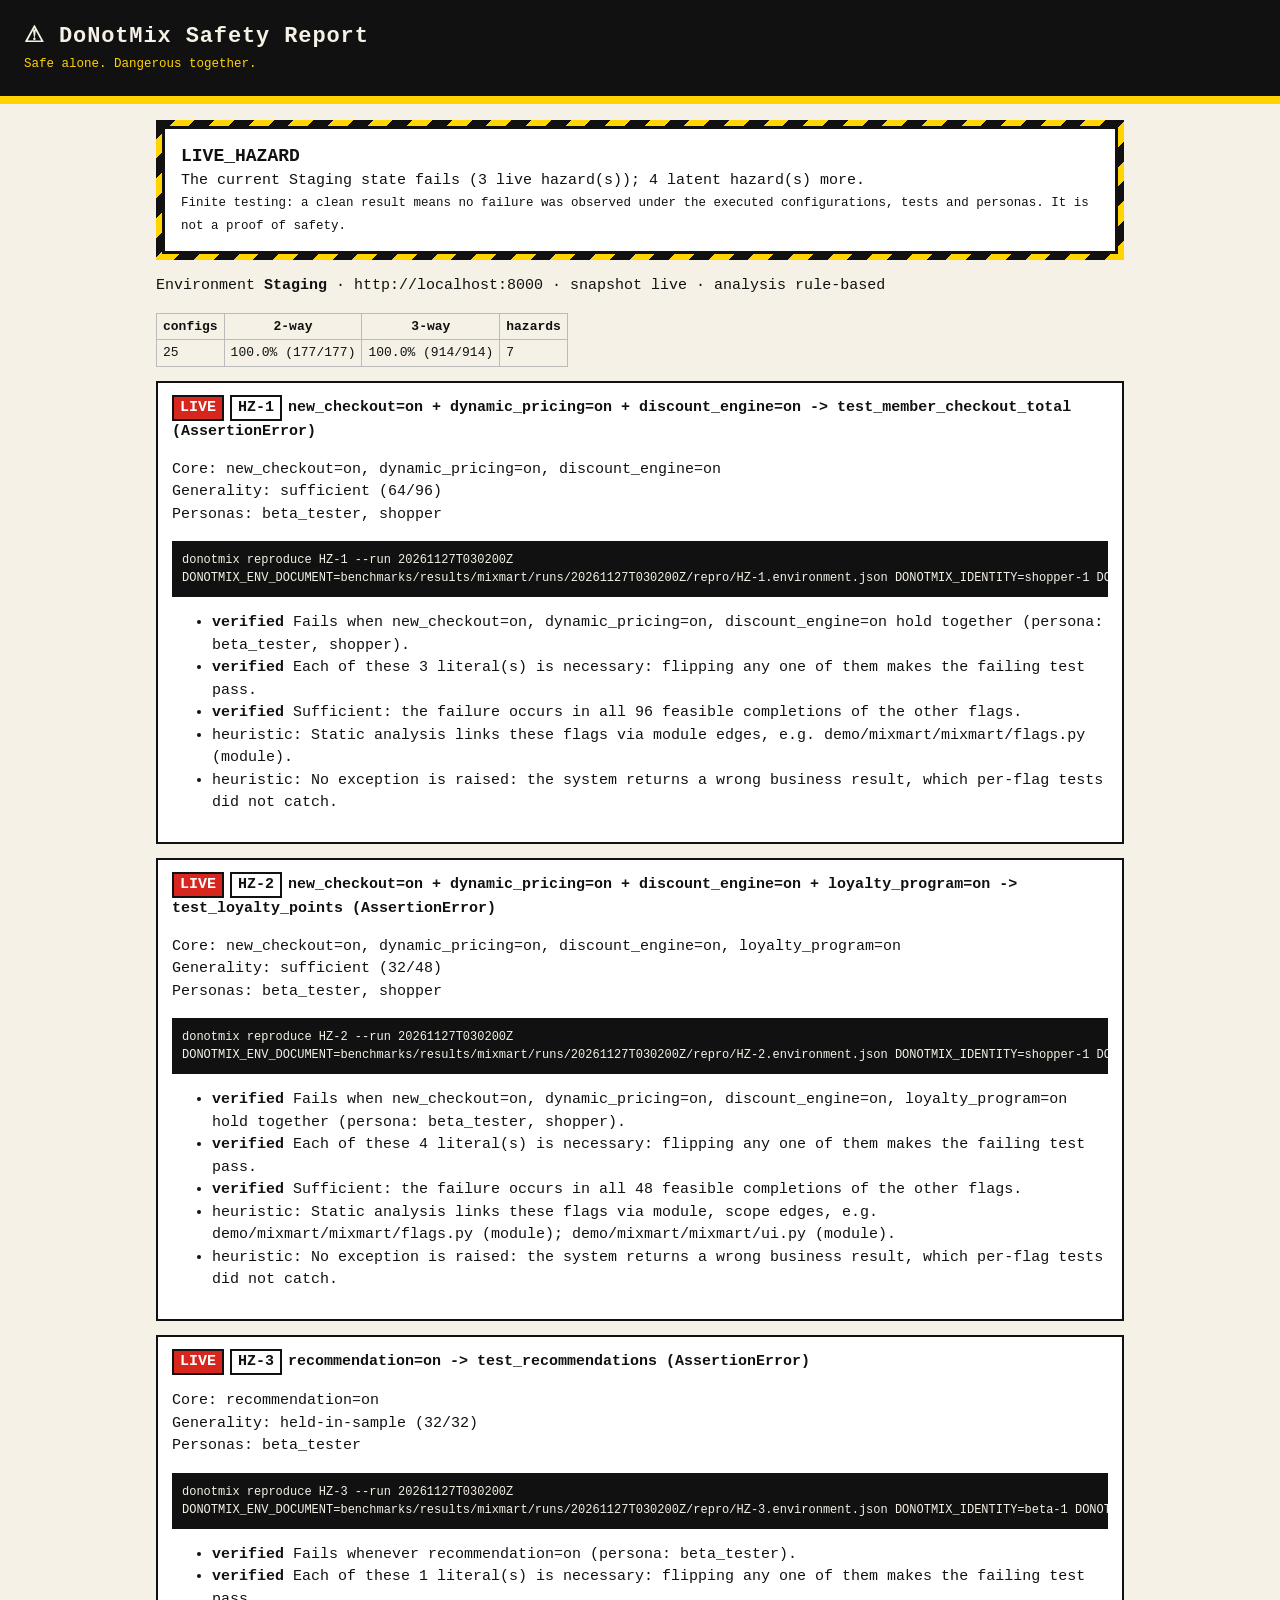
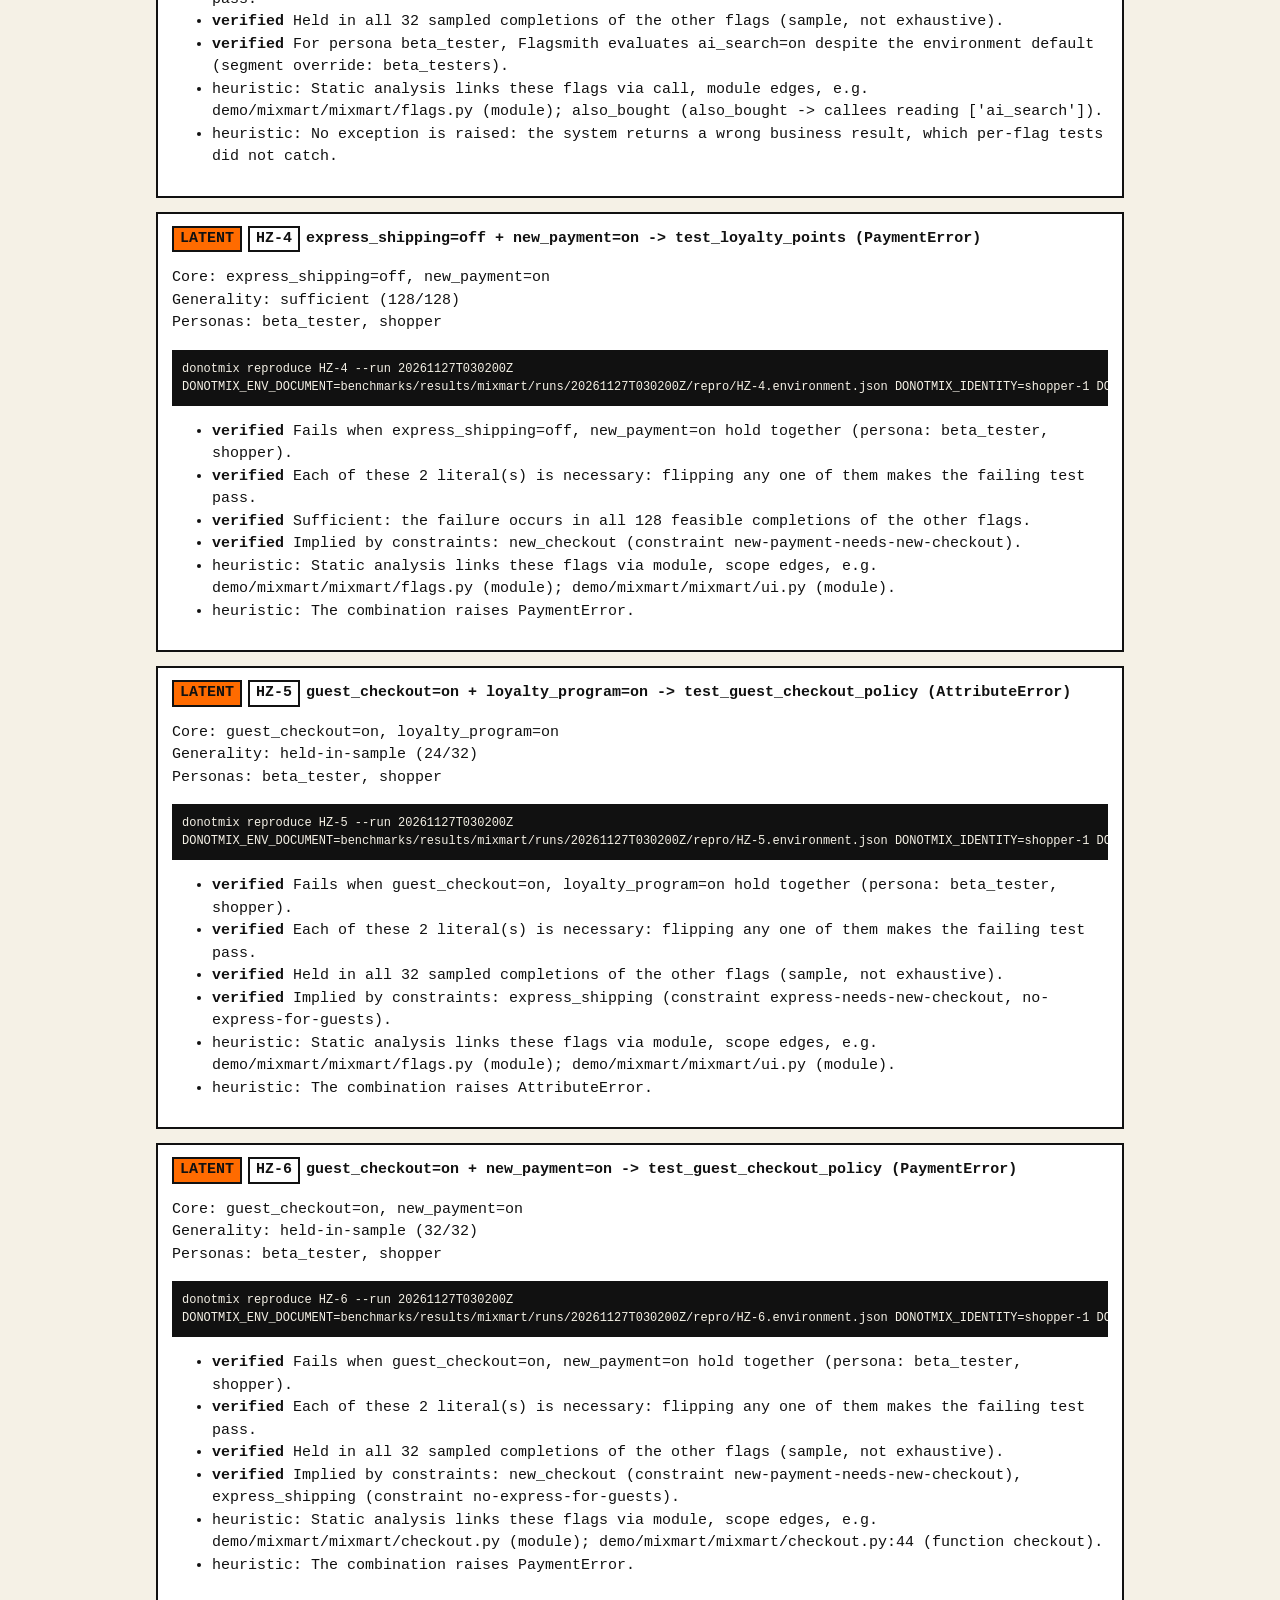
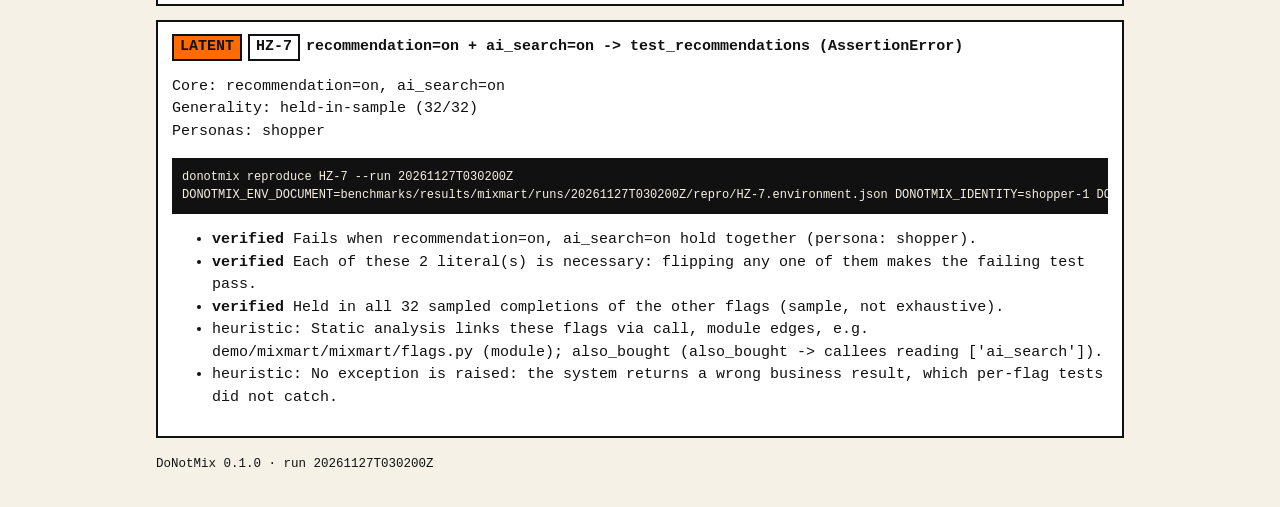
<file: benchmarks/results/mixmart/runs/20261127T030200Z/report.html>
<!doctype html><html><head><meta charset=utf-8><meta name=viewport content='width=device-width,initial-scale=1'><title>DoNotMix report</title><style>
:root{--y:#FFD400;--k:#111111;--o:#FF6B00;--w:#F5F1E6;--r:#D7261E;--g:#2F7D32;--m:#6b665c}
*{box-sizing:border-box}body{margin:0;background:var(--w);color:var(--k);font:15px/1.5 ui-monospace,SFMono-Regular,Menlo,monospace}
header{background:var(--k);color:var(--w);padding:20px 24px;border-bottom:8px solid var(--y)}
header h1{margin:0;font-size:22px;letter-spacing:.04em}header small{color:var(--y)}
main{max-width:1000px;margin:0 auto;padding:16px}
.verdict{border:3px solid var(--k);padding:14px 16px;margin:16px 0;background:#fff}
.verdict b{font-size:18px}.LIVE_HAZARD{background:repeating-linear-gradient(-45deg,var(--y) 0 14px,var(--k) 14px 28px);padding:6px}
.LIVE_HAZARD .verdict,.LATENT_HAZARDS .verdict{margin:0}
.hz{border:2px solid var(--k);background:#fff;margin:14px 0;padding:12px 14px}
.tag{display:inline-block;border:2px solid var(--k);padding:0 6px;margin-right:6px;font-weight:700}
.live{background:var(--r);color:#fff}.latent{background:var(--o)}
pre{background:var(--k);color:var(--w);padding:10px;overflow:auto;font-size:12px}
code{background:#ece6d6;padding:0 3px}table{border-collapse:collapse}td,th{border:1px solid #bbb;padding:3px 6px;font-size:13px}
</style></head><body><header><h1>&#9888; DoNotMix Safety Report</h1><small>Safe alone. Dangerous together.</small></header><main><div class='LIVE_HAZARD'><div class=verdict><b>LIVE_HAZARD</b><br>The current Staging state fails (3 live hazard(s)); 4 latent hazard(s) more.<br><small>Finite testing: a clean result means no failure was observed under the executed configurations, tests and personas. It is not a proof of safety.</small></div></div><p>Environment <b>Staging</b> &middot; http://localhost:8000 &middot; snapshot live &middot; analysis rule-based</p><table><tr><th>configs</th><th>2-way</th><th>3-way</th><th>hazards</th></tr><tr><td>25</td><td>100.0% (177/177)</td><td>100.0% (914/914)</td><td>7</td></tr></table><div class=hz><span class='tag live'>LIVE</span><span class=tag>HZ-1</span><b>new_checkout=on + dynamic_pricing=on + discount_engine=on -&gt; test_member_checkout_total (AssertionError)</b><p>Core: new_checkout=on, dynamic_pricing=on, discount_engine=on<br>Generality: sufficient (64/96)<br>Personas: beta_tester, shopper</p><pre>donotmix reproduce HZ-1 --run 20261127T030200Z
DONOTMIX_ENV_DOCUMENT=benchmarks/results/mixmart/runs/20261127T030200Z/repro/HZ-1.environment.json DONOTMIX_IDENTITY=shopper-1 DONOTMIX_TRAITS=&#x27;{&quot;beta&quot;: false}&#x27; python -m pytest demo/mixmart/tests/test_storefront.py -q -p no:cacheprovider</pre><ul><li><b>verified</b> Fails when new_checkout=on, dynamic_pricing=on, discount_engine=on hold together (persona: beta_tester, shopper).</li><li><b>verified</b> Each of these 3 literal(s) is necessary: flipping any one of them makes the failing test pass.</li><li><b>verified</b> Sufficient: the failure occurs in all 96 feasible completions of the other flags.</li><li>heuristic: Static analysis links these flags via module edges, e.g. demo/mixmart/mixmart/flags.py (module).</li><li>heuristic: No exception is raised: the system returns a wrong business result, which per-flag tests did not catch.</li></ul></div><div class=hz><span class='tag live'>LIVE</span><span class=tag>HZ-2</span><b>new_checkout=on + dynamic_pricing=on + discount_engine=on + loyalty_program=on -&gt; test_loyalty_points (AssertionError)</b><p>Core: new_checkout=on, dynamic_pricing=on, discount_engine=on, loyalty_program=on<br>Generality: sufficient (32/48)<br>Personas: beta_tester, shopper</p><pre>donotmix reproduce HZ-2 --run 20261127T030200Z
DONOTMIX_ENV_DOCUMENT=benchmarks/results/mixmart/runs/20261127T030200Z/repro/HZ-2.environment.json DONOTMIX_IDENTITY=shopper-1 DONOTMIX_TRAITS=&#x27;{&quot;beta&quot;: false}&#x27; python -m pytest demo/mixmart/tests/test_storefront.py -q -p no:cacheprovider</pre><ul><li><b>verified</b> Fails when new_checkout=on, dynamic_pricing=on, discount_engine=on, loyalty_program=on hold together (persona: beta_tester, shopper).</li><li><b>verified</b> Each of these 4 literal(s) is necessary: flipping any one of them makes the failing test pass.</li><li><b>verified</b> Sufficient: the failure occurs in all 48 feasible completions of the other flags.</li><li>heuristic: Static analysis links these flags via module, scope edges, e.g. demo/mixmart/mixmart/flags.py (module); demo/mixmart/mixmart/ui.py (module).</li><li>heuristic: No exception is raised: the system returns a wrong business result, which per-flag tests did not catch.</li></ul></div><div class=hz><span class='tag live'>LIVE</span><span class=tag>HZ-3</span><b>recommendation=on -&gt; test_recommendations (AssertionError)</b><p>Core: recommendation=on<br>Generality: held-in-sample (32/32)<br>Personas: beta_tester</p><pre>donotmix reproduce HZ-3 --run 20261127T030200Z
DONOTMIX_ENV_DOCUMENT=benchmarks/results/mixmart/runs/20261127T030200Z/repro/HZ-3.environment.json DONOTMIX_IDENTITY=beta-1 DONOTMIX_TRAITS=&#x27;{&quot;beta&quot;: true}&#x27; python -m pytest demo/mixmart/tests/test_storefront.py -q -p no:cacheprovider</pre><ul><li><b>verified</b> Fails whenever recommendation=on (persona: beta_tester).</li><li><b>verified</b> Each of these 1 literal(s) is necessary: flipping any one of them makes the failing test pass.</li><li><b>verified</b> Held in all 32 sampled completions of the other flags (sample, not exhaustive).</li><li><b>verified</b> For persona beta_tester, Flagsmith evaluates ai_search=on despite the environment default (segment override: beta_testers).</li><li>heuristic: Static analysis links these flags via call, module edges, e.g. demo/mixmart/mixmart/flags.py (module); also_bought (also_bought -&gt; callees reading [&#x27;ai_search&#x27;]).</li><li>heuristic: No exception is raised: the system returns a wrong business result, which per-flag tests did not catch.</li></ul></div><div class=hz><span class='tag latent'>LATENT</span><span class=tag>HZ-4</span><b>express_shipping=off + new_payment=on -&gt; test_loyalty_points (PaymentError)</b><p>Core: express_shipping=off, new_payment=on<br>Generality: sufficient (128/128)<br>Personas: beta_tester, shopper</p><pre>donotmix reproduce HZ-4 --run 20261127T030200Z
DONOTMIX_ENV_DOCUMENT=benchmarks/results/mixmart/runs/20261127T030200Z/repro/HZ-4.environment.json DONOTMIX_IDENTITY=shopper-1 DONOTMIX_TRAITS=&#x27;{&quot;beta&quot;: false}&#x27; python -m pytest demo/mixmart/tests/test_storefront.py -q -p no:cacheprovider</pre><ul><li><b>verified</b> Fails when express_shipping=off, new_payment=on hold together (persona: beta_tester, shopper).</li><li><b>verified</b> Each of these 2 literal(s) is necessary: flipping any one of them makes the failing test pass.</li><li><b>verified</b> Sufficient: the failure occurs in all 128 feasible completions of the other flags.</li><li><b>verified</b> Implied by constraints: new_checkout (constraint new-payment-needs-new-checkout).</li><li>heuristic: Static analysis links these flags via module, scope edges, e.g. demo/mixmart/mixmart/flags.py (module); demo/mixmart/mixmart/ui.py (module).</li><li>heuristic: The combination raises PaymentError.</li></ul></div><div class=hz><span class='tag latent'>LATENT</span><span class=tag>HZ-5</span><b>guest_checkout=on + loyalty_program=on -&gt; test_guest_checkout_policy (AttributeError)</b><p>Core: guest_checkout=on, loyalty_program=on<br>Generality: held-in-sample (24/32)<br>Personas: beta_tester, shopper</p><pre>donotmix reproduce HZ-5 --run 20261127T030200Z
DONOTMIX_ENV_DOCUMENT=benchmarks/results/mixmart/runs/20261127T030200Z/repro/HZ-5.environment.json DONOTMIX_IDENTITY=shopper-1 DONOTMIX_TRAITS=&#x27;{&quot;beta&quot;: false}&#x27; python -m pytest demo/mixmart/tests/test_storefront.py -q -p no:cacheprovider</pre><ul><li><b>verified</b> Fails when guest_checkout=on, loyalty_program=on hold together (persona: beta_tester, shopper).</li><li><b>verified</b> Each of these 2 literal(s) is necessary: flipping any one of them makes the failing test pass.</li><li><b>verified</b> Held in all 32 sampled completions of the other flags (sample, not exhaustive).</li><li><b>verified</b> Implied by constraints: express_shipping (constraint express-needs-new-checkout, no-express-for-guests).</li><li>heuristic: Static analysis links these flags via module, scope edges, e.g. demo/mixmart/mixmart/flags.py (module); demo/mixmart/mixmart/ui.py (module).</li><li>heuristic: The combination raises AttributeError.</li></ul></div><div class=hz><span class='tag latent'>LATENT</span><span class=tag>HZ-6</span><b>guest_checkout=on + new_payment=on -&gt; test_guest_checkout_policy (PaymentError)</b><p>Core: guest_checkout=on, new_payment=on<br>Generality: held-in-sample (32/32)<br>Personas: beta_tester, shopper</p><pre>donotmix reproduce HZ-6 --run 20261127T030200Z
DONOTMIX_ENV_DOCUMENT=benchmarks/results/mixmart/runs/20261127T030200Z/repro/HZ-6.environment.json DONOTMIX_IDENTITY=shopper-1 DONOTMIX_TRAITS=&#x27;{&quot;beta&quot;: false}&#x27; python -m pytest demo/mixmart/tests/test_storefront.py -q -p no:cacheprovider</pre><ul><li><b>verified</b> Fails when guest_checkout=on, new_payment=on hold together (persona: beta_tester, shopper).</li><li><b>verified</b> Each of these 2 literal(s) is necessary: flipping any one of them makes the failing test pass.</li><li><b>verified</b> Held in all 32 sampled completions of the other flags (sample, not exhaustive).</li><li><b>verified</b> Implied by constraints: new_checkout (constraint new-payment-needs-new-checkout), express_shipping (constraint no-express-for-guests).</li><li>heuristic: Static analysis links these flags via module, scope edges, e.g. demo/mixmart/mixmart/checkout.py (module); demo/mixmart/mixmart/checkout.py:44 (function checkout).</li><li>heuristic: The combination raises PaymentError.</li></ul></div><div class=hz><span class='tag latent'>LATENT</span><span class=tag>HZ-7</span><b>recommendation=on + ai_search=on -&gt; test_recommendations (AssertionError)</b><p>Core: recommendation=on, ai_search=on<br>Generality: held-in-sample (32/32)<br>Personas: shopper</p><pre>donotmix reproduce HZ-7 --run 20261127T030200Z
DONOTMIX_ENV_DOCUMENT=benchmarks/results/mixmart/runs/20261127T030200Z/repro/HZ-7.environment.json DONOTMIX_IDENTITY=shopper-1 DONOTMIX_TRAITS=&#x27;{&quot;beta&quot;: false}&#x27; python -m pytest demo/mixmart/tests/test_storefront.py -q -p no:cacheprovider</pre><ul><li><b>verified</b> Fails when recommendation=on, ai_search=on hold together (persona: shopper).</li><li><b>verified</b> Each of these 2 literal(s) is necessary: flipping any one of them makes the failing test pass.</li><li><b>verified</b> Held in all 32 sampled completions of the other flags (sample, not exhaustive).</li><li>heuristic: Static analysis links these flags via call, module edges, e.g. demo/mixmart/mixmart/flags.py (module); also_bought (also_bought -&gt; callees reading [&#x27;ai_search&#x27;]).</li><li>heuristic: No exception is raised: the system returns a wrong business result, which per-flag tests did not catch.</li></ul></div><p><small>DoNotMix 0.1.0 &middot; run 20261127T030200Z</small></p></main></body></html>
</file>
